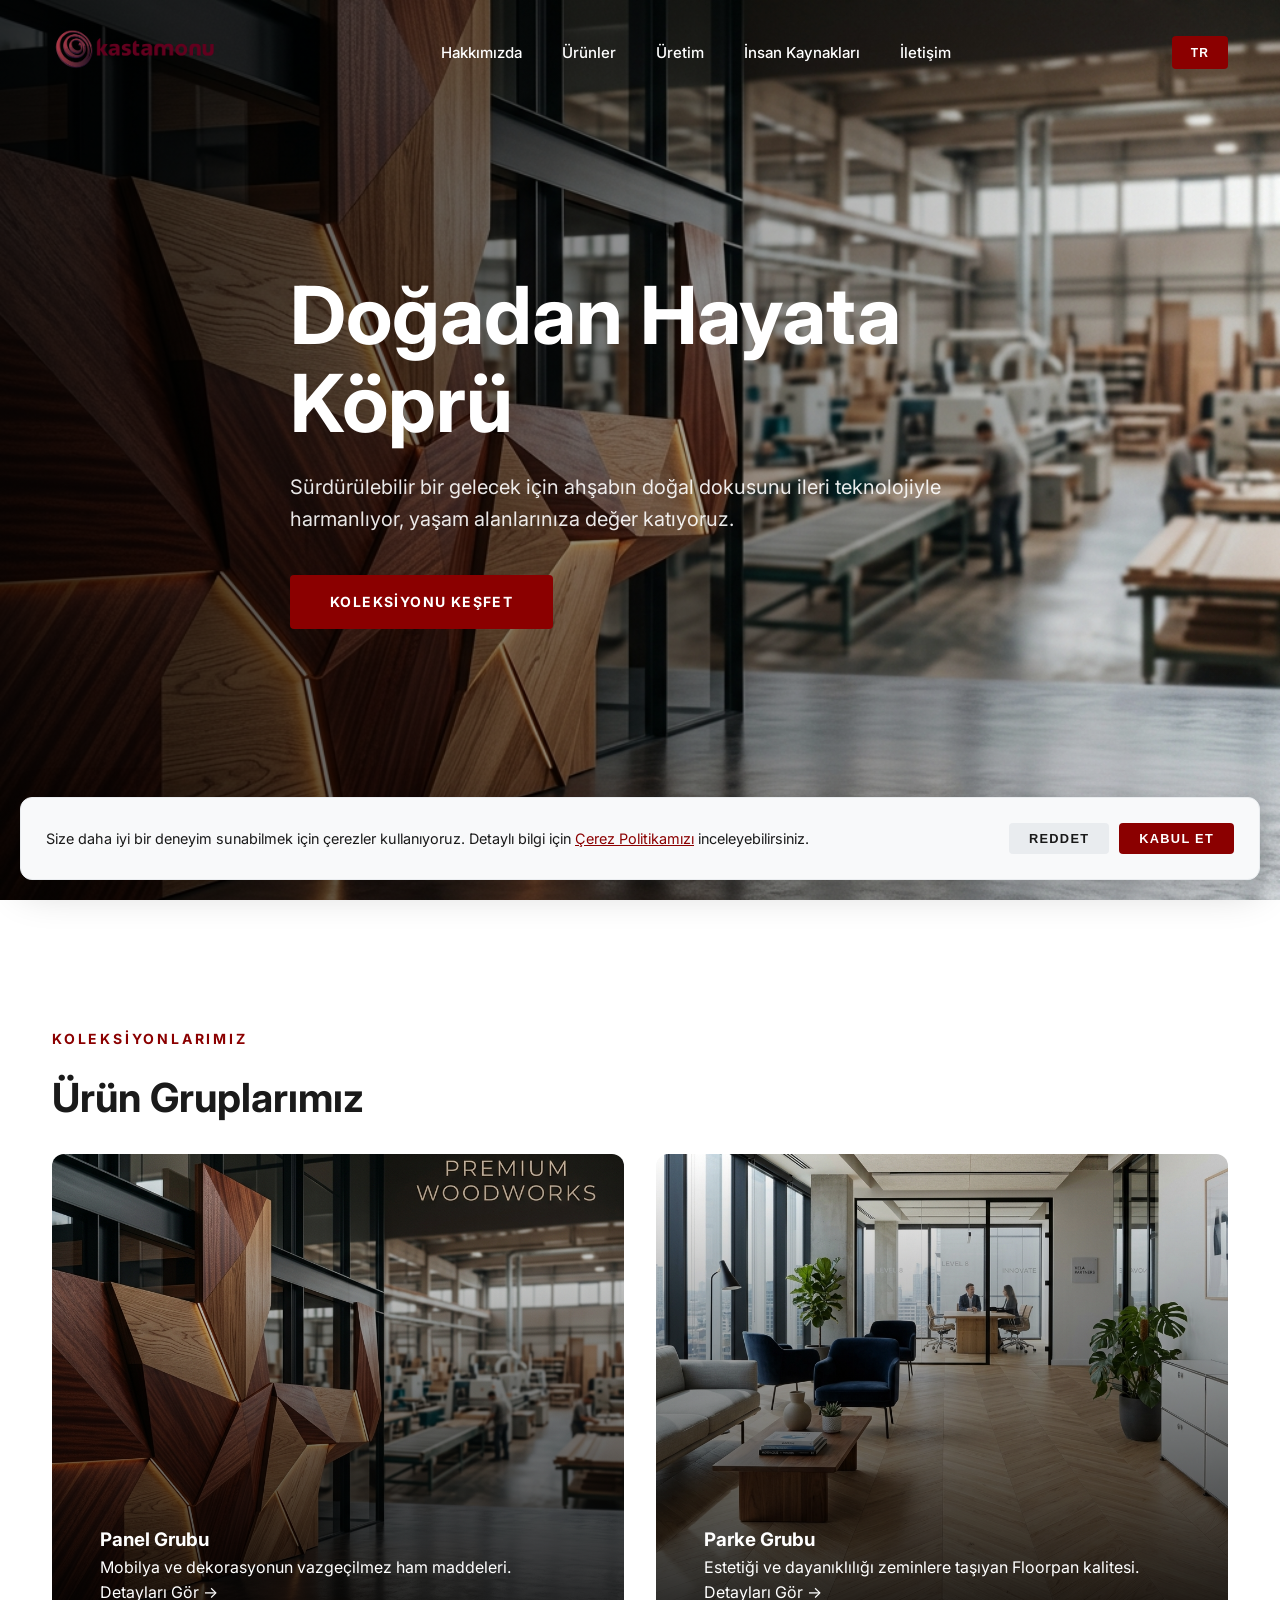
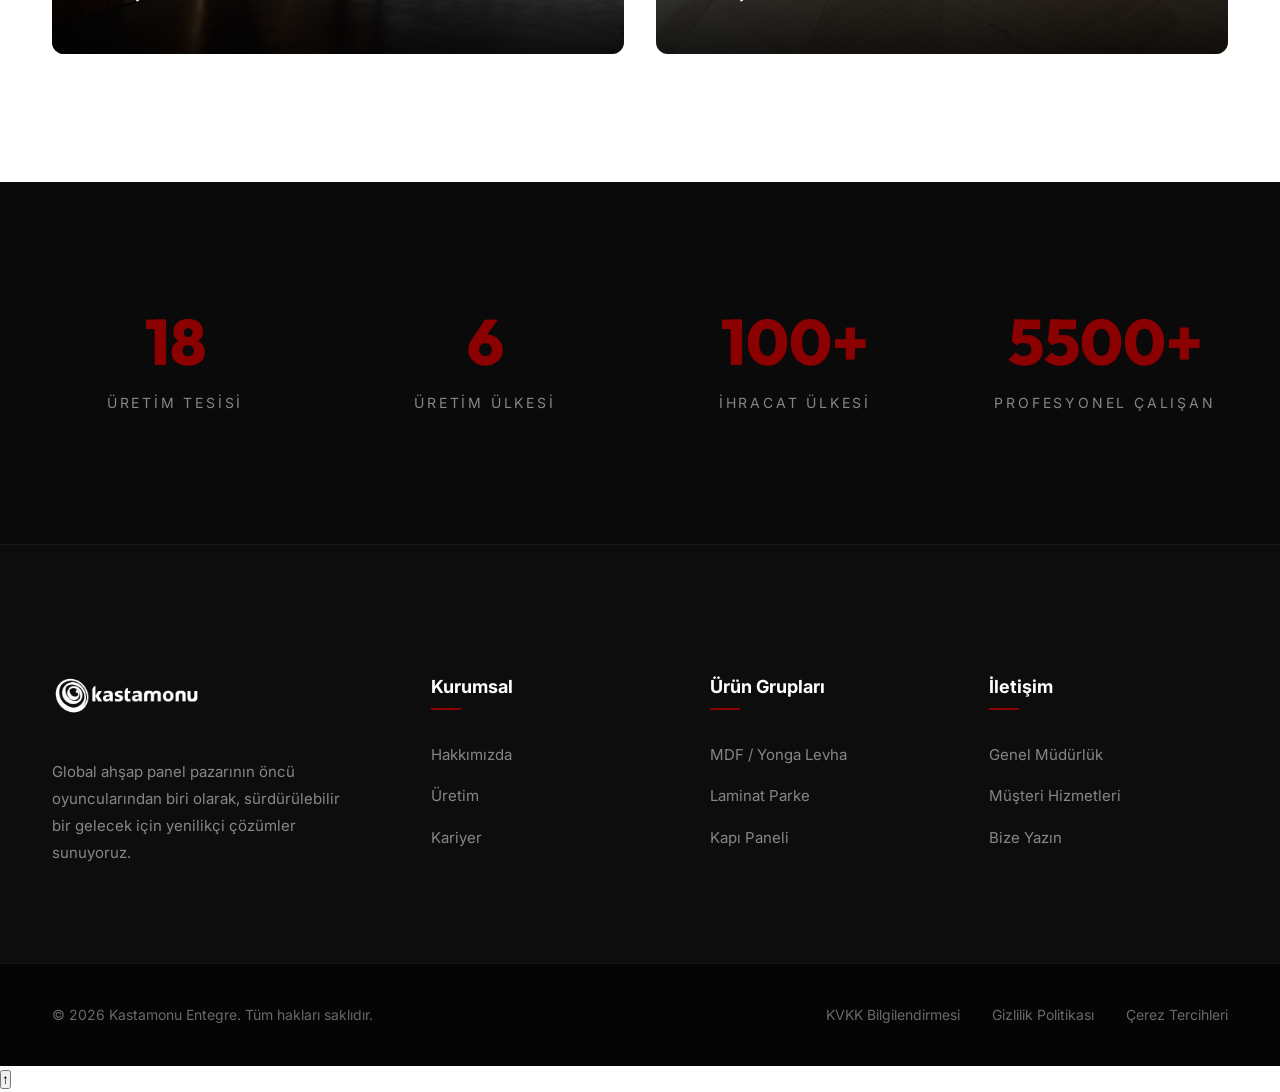
<file: index.html>
<!DOCTYPE html>
<html lang="tr">
<head>
    <meta charset="UTF-8">
    <meta name="viewport" content="width=device-width, initial-scale=1.0">
    <title>Kastamonu Entegre | Doğadan Hayata Köprü | Premium Ahşap Çözümleri</title>
    <link rel="icon" type="image/png" href="assets/images/entegre.png">
    
    <!-- SEO Optimization -->
    <meta name="description" content="MDF, yonga levha ve laminat parke üretiminde dünya lideri Kastamonu Entegre. Sürdürülebilir ahşap çözümleri ve estetik tasarımlar.">
    <meta name="keywords" content="mdf, yonga levha, parke, ahşap panel, laminat parke, kastamonu entegre">
    <meta property="og:title" content="Kastamonu Entegre | Doğadan Hayata Köprü">
    <meta property="og:image" content="assets/images/hero.png">
    
    <!-- Fonts -->
    <link rel="preconnect" href="https://fonts.googleapis.com">
    <link rel="preconnect" href="https://fonts.gstatic.com" crossorigin>
    <link href="https://fonts.googleapis.com/css2?family=Inter:wght@400;500;600;700&family=Outfit:wght@700&display=swap" rel="stylesheet">
    
    <!-- Styles -->
    <link rel="stylesheet" href="css/style.css">
</head>
<body>

    <!-- Header Component -->
    <header id="main-nav-header">
        <div class="container header-inner">
            <div class="logo">
                <a href="index.html" aria-label="Kastamonu Entegre Ana Sayfa">
                    <img src="assets/images/kastamonu.png" alt="Kastamonu Entegre Logo">
                </a>
            </div>
            
            <nav class="nav-menu" id="main-navigation">
                <div class="nav-item"><a href="hakkimizda.html" class="nav-link">Hakkımızda</a></div>
                <div class="nav-item">
                    <a href="urunler.html" class="nav-link">Ürünler</a>
                    <!-- Mega Menu Refined -->
                    <div class="mega-menu" id="mega-menu-products">
                        <div class="mega-menu-col">
                            <h4>Panel Grubu</h4>
                            <ul class="mega-menu-links">
                                <li><a href="mdf-yonga-levha.html">MDF / Yonga Levha</a></li>
                                <li><a href="dekoratif-panel.html">Dekoratif Panel</a></li>
                                <li><a href="kapi-paneli.html">Kapı Paneli</a></li>
                                <li><a href="laminat-tezgah.html">Laminant Tezgah</a></li>
                            </ul>
                        </div>
                        <div class="mega-menu-col">
                            <h4>Parke Grubu</h4>
                            <ul class="mega-menu-links">
                                <li><a href="floorpan.html">Floorpan Laminat Parke</a></li>
                                <li><a href="supurgelik.html">Süpürgelik</a></li>
                                <li><a href="doseme-talimatlari.html">Döşeme Talimatları</a></li>
                            </ul>
                        </div>
                        <div class="mega-menu-col">
                            <h4>Üretim Merkezi</h4>
                            <ul class="mega-menu-links">
                                <li><a href="tesislerimiz.html">Tesislerimiz</a></li>
                                <li><a href="teknoloji.html">Teknoloji</a></li>
                                <li><a href="kalite-politikasi.html">Kalite Politikası</a></li>
                            </ul>
                        </div>
                    </div>
                </div>
                <div class="nav-item"><a href="uretim.html" class="nav-link">Üretim</a></div>
                <div class="nav-item"><a href="insan-kaynaklari.html" class="nav-link">İnsan Kaynakları</a></div>
                <div class="nav-item"><a href="iletisim.html" class="nav-link">İletişim</a></div>
            </nav>
            
            <div class="header-actions">
                <button class="btn-lang" aria-label="Dil Seçimi">TR</button>
                <button class="mobile-toggle" id="mobile-nav-toggle" aria-label="Menüyü Aç">
                    <span></span><span></span><span></span>
                </button>
            </div>
        </div>
    </header>

    <main>
        <!-- Hero Section -->
        <section class="hero" id="home-hero" style="background: url('assets/images/hero.png') no-repeat center center/cover;">
            <div class="container">
                <div class="hero-content fade-in">
                    <h1>Doğadan Hayata Köprü</h1>
                    <p>Sürdürülebilir bir gelecek için ahşabın doğal dokusunu ileri teknolojiyle harmanlıyor, yaşam alanlarınıza değer katıyoruz.</p>
                    <div class="hero-btns">
                        <a href="urunler.html" class="btn">Koleksiyonu Keşfet</a>
                    </div>
                </div>
            </div>
        </section>

        <!-- Product Categories -->
        <section class="section-padding" id="product-overview">
            <div class="container">
                <div class="section-header fade-in">
                    <span class="sub-title">KOLEKSİYONLARIMIZ</span>
                    <h2>Ürün Gruplarımız</h2>
                </div>
                <div class="product-grid">
                    <article class="product-card fade-in">
                        <img src="assets/images/hero.png" alt="MDF Panel Uygulaması" loading="lazy">
                        <div class="product-info">
                            <h3>Panel Grubu</h3>
                            <p>Mobilya ve dekorasyonun vazgeçilmez ham maddeleri.</p>
                            <a href="mdf-yonga-levha.html" class="link-arrow">Detayları Gör →</a>
                        </div>
                    </article>
                    <article class="product-card fade-in">
                        <img src="assets/images/parquet.png" alt="Laminat Parke Uygulaması" loading="lazy">
                        <div class="product-info">
                            <h3>Parke Grubu</h3>
                            <p>Estetiği ve dayanıklılığı zeminlere taşıyan Floorpan kalitesi.</p>
                            <a href="floorpan.html" class="link-arrow">Detayları Gör →</a>
                        </div>
                    </article>
                </div>
            </div>
        </section>

        <!-- Stats Section -->
        <section class="stats-premium" id="corporate-stats">
            <div class="container">
                <div class="stats-grid">
                    <div class="stat-item fade-in">
                        <span class="stat-number">18</span>
                        <span class="stat-label">Üretim Tesisi</span>
                    </div>
                    <div class="stat-item fade-in">
                        <span class="stat-number">6</span>
                        <span class="stat-label">Üretim Ülkesi</span>
                    </div>
                    <div class="stat-item fade-in">
                        <span class="stat-number">100+</span>
                        <span class="stat-label">İhracat Ülkesi</span>
                    </div>
                    <div class="stat-item fade-in">
                        <span class="stat-number">5500+</span>
                        <span class="stat-label">Profesyonel Çalışan</span>
                    </div>
                </div>
            </div>
        </section>
    </main>

    <footer id="main-footer">
        <div class="container">
            <div class="footer-grid">
                <div class="footer-about">
                    <img src="assets/images/kastamonu.png" alt="Kastamonu Entegre" class="footer-logo">
                    <p>Global ahşap panel pazarının öncü oyuncularından biri olarak, sürdürülebilir bir gelecek için yenilikçi çözümler sunuyoruz.</p>
                </div>
                <div class="footer-nav">
                    <h4>Kurumsal</h4>
                    <ul class="footer-links">
                        <li><a href="hakkimizda.html">Hakkımızda</a></li>
                        <li><a href="uretim.html">Üretim</a></li>
                        <li><a href="insan-kaynaklari.html">Kariyer</a></li>
                    </ul>
                </div>
                <div class="footer-nav">
                    <h4>Ürün Grupları</h4>
                    <ul class="footer-links">
                        <li><a href="mdf-yonga-levha.html">MDF / Yonga Levha</a></li>
                        <li><a href="floorpan.html">Laminat Parke</a></li>
                        <li><a href="kapi-paneli.html">Kapı Paneli</a></li>
                    </ul>
                </div>
                <div class="footer-nav">
                    <h4>İletişim</h4>
                    <ul class="footer-links">
                        <li><a href="iletisim.html">Genel Müdürlük</a></li>
                        <li><a href="iletisim.html">Müşteri Hizmetleri</a></li>
                        <li><a href="iletisim.html">Bize Yazın</a></li>
                    </ul>
                </div>
            </div>
        </div>
        <div class="footer-bottom">
            <div class="container">
                <div class="footer-bottom-inner">
                    <p>&copy; 2026 Kastamonu Entegre. Tüm hakları saklıdır.</p>
                    <div class="legal-links">
                        <a href="kvkk.html">KVKK Bilgilendirmesi</a>
                        <a href="gizlilik-politikasi.html">Gizlilik Politikası</a>
                        <a href="cerez-tercihleri.html">Çerez Tercihleri</a>
                    </div>
                </div>
            </div>
        </div>
    </footer>

    <button id="scroll-to-top" class="back-to-top" aria-label="Yukarı Çık">↑</button>
    <script src="js/script.js"></script>
</body>
</html>
</file>
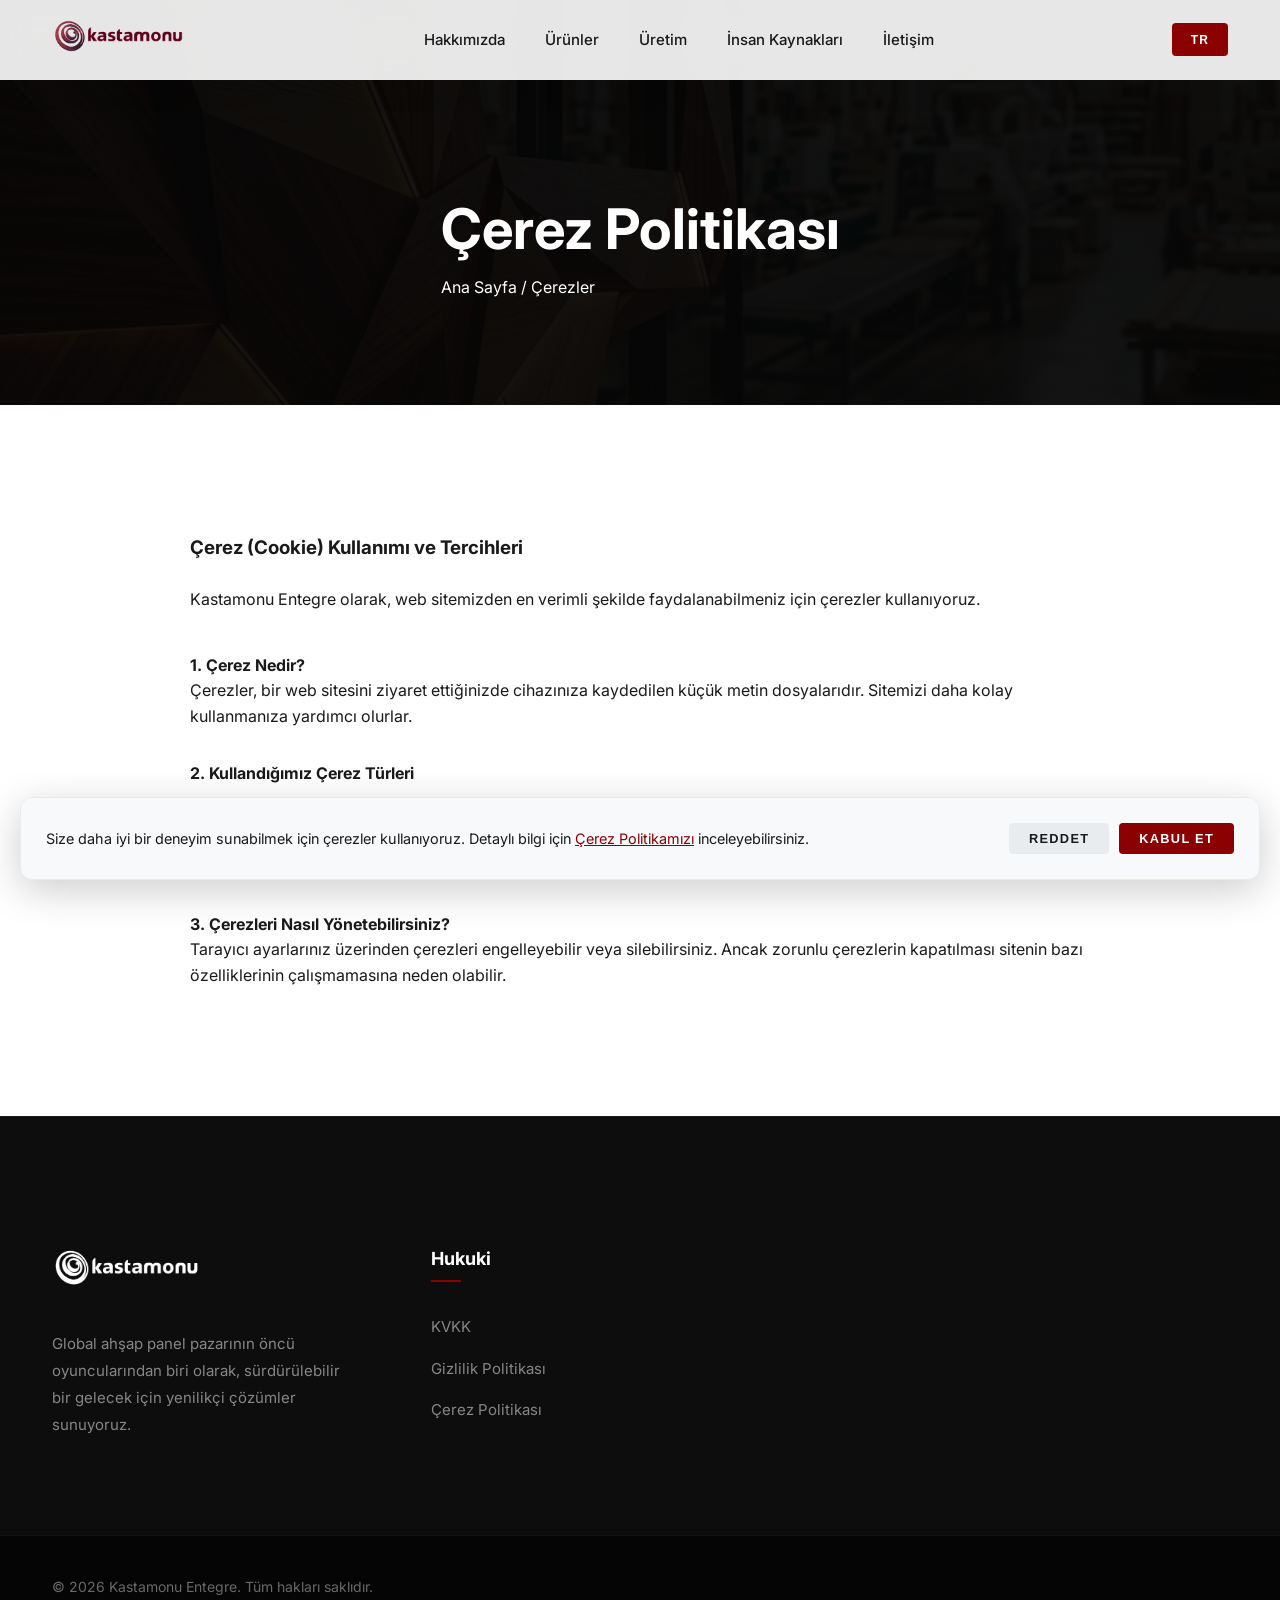
<file: cerez-tercihleri.html>
<!DOCTYPE html>
<html lang="tr">
<head>
    <meta charset="UTF-8">
    <meta name="viewport" content="width=device-width, initial-scale=1.0">
    <title>Çerez Politikası | Kastamonu Entegre</title>
    <link rel="icon" type="image/png" href="assets/images/entegre.png">
    <link rel="preconnect" href="https://fonts.googleapis.com">
    <link rel="preconnect" href="https://fonts.gstatic.com" crossorigin>
    <link href="https://fonts.googleapis.com/css2?family=Inter:wght@400;500;600;700&family=Outfit:wght@700&display=swap" rel="stylesheet">
    <link rel="stylesheet" href="css/style.css">
</head>
<body class="internal-page">

    <header id="main-nav-header" class="scrolled">
        <div class="container header-inner">
            <div class="logo">
                <a href="index.html"><img src="assets/images/kastamonu.png" alt="Kastamonu Entegre Logo"></a>
            </div>
            <nav class="nav-menu">
                <div class="nav-item"><a href="hakkimizda.html" class="nav-link">Hakkımızda</a></div>
                <div class="nav-item"><a href="urunler.html" class="nav-link">Ürünler</a></div>
                <div class="nav-item"><a href="uretim.html" class="nav-link">Üretim</a></div>
                <div class="nav-item"><a href="insan-kaynaklari.html" class="nav-link">İnsan Kaynakları</a></div>
                <div class="nav-item"><a href="iletisim.html" class="nav-link">İletişim</a></div>
            </nav>
            <div class="header-actions">
                <button class="btn-lang">TR</button>
            </div>
        </div>
    </header>

    <main>
        <section class="page-header">
            <div class="container">
                <div class="fade-in visible">
                    <h1>Çerez Politikası</h1>
                    <div class="breadcrumbs"><a href="index.html">Ana Sayfa</a> / <span>Çerezler</span></div>
                </div>
            </div>
        </section>

        <section class="section-padding">
            <div class="container">
                <div class="main-content fade-in" style="max-width: 900px; margin: 0 auto;">
                    <h3>Çerez (Cookie) Kullanımı ve Tercihleri</h3>
                    <p style="margin-top: 1.5rem;">Kastamonu Entegre olarak, web sitemizden en verimli şekilde faydalanabilmeniz için çerezler kullanıyoruz.</p>
                    
                    <h4 style="margin-top: 2.5rem;">1. Çerez Nedir?</h4>
                    <p>Çerezler, bir web sitesini ziyaret ettiğinizde cihazınıza kaydedilen küçük metin dosyalarıdır. Sitemizi daha kolay kullanmanıza yardımcı olurlar.</p>
                    
                    <h4 style="margin-top: 2rem;">2. Kullandığımız Çerez Türleri</h4>
                    <ul style="margin-top: 1rem; padding-left: 20px; list-style: disc;">
                        <li><strong>Zorunlu Çerezler:</strong> Sitenin temel işlevlerini yerine getirmesi için gereklidir.</li>
                        <li><strong>Performans Çerezleri:</strong> Ziyaretçi trafiğini analiz ederek sitemizi geliştirmemize yardımcı olur.</li>
                        <li><strong>Fonksiyonel Çerezler:</strong> Tercihlerinizi hatırlayarak kişiselleştirilmiş bir deneyim sunar.</li>
                    </ul>
                    
                    <h4 style="margin-top: 2rem;">3. Çerezleri Nasıl Yönetebilirsiniz?</h4>
                    <p>Tarayıcı ayarlarınız üzerinden çerezleri engelleyebilir veya silebilirsiniz. Ancak zorunlu çerezlerin kapatılması sitenin bazı özelliklerinin çalışmamasına neden olabilir.</p>
                </div>
            </div>
        </section>
    </main>

    <footer id="main-nav-footer">
        <div class="container">
            <div class="footer-grid">
                <div class="footer-about">
                    <img src="assets/images/kastamonu.png" alt="Kastamonu Entegre" class="footer-logo">
                    <p>Global ahşap panel pazarının öncü oyuncularından biri olarak, sürdürülebilir bir gelecek için yenilikçi çözümler sunuyoruz.</p>
                </div>
                <div class="footer-nav">
                    <h4>Hukuki</h4>
                    <ul class="footer-links">
                        <li><a href="kvkk.html">KVKK</a></li>
                        <li><a href="gizlilik-politikasi.html">Gizlilik Politikası</a></li>
                        <li><a href="cerez-tercihleri.html">Çerez Politikası</a></li>
                    </ul>
                </div>
            </div>
        </div>
        <div class="footer-bottom">
            <div class="container"><div class="footer-bottom-inner"><p>&copy; 2026 Kastamonu Entegre. Tüm hakları saklıdır.</p></div></div>
        </div>
    </footer>

    <script src="js/script.js"></script>
</body>
</html>
</file>
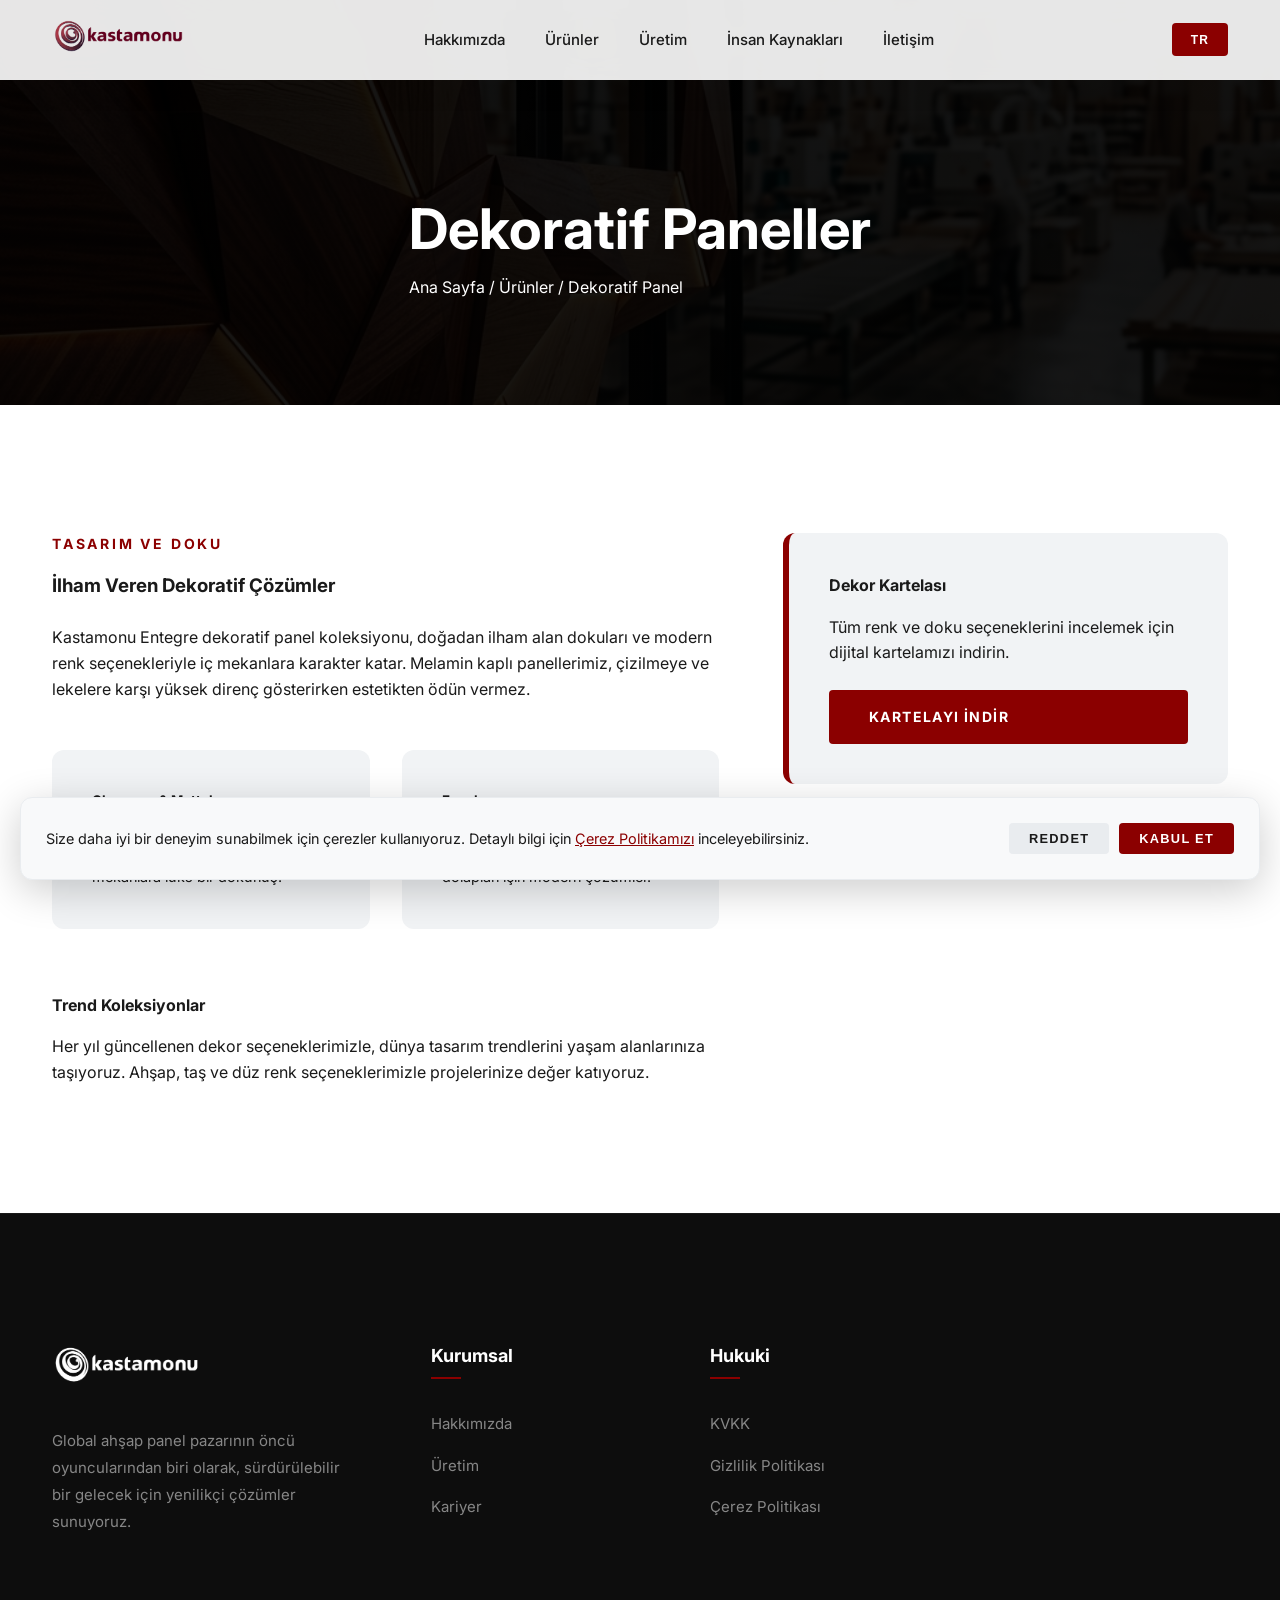
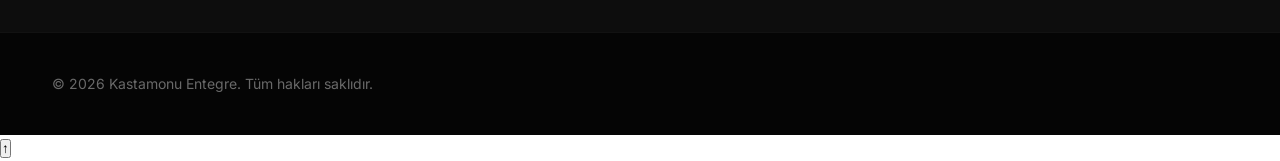
<file: dekoratif-panel.html>
<!DOCTYPE html>
<html lang="tr">
<head>
    <meta charset="UTF-8">
    <meta name="viewport" content="width=device-width, initial-scale=1.0">
    <title>Dekoratif Panel | Kastamonu Entegre | Estetik Yüzeyler</title>
    <link rel="icon" type="image/png" href="assets/images/entegre.png">
    <link rel="preconnect" href="https://fonts.googleapis.com">
    <link rel="preconnect" href="https://fonts.gstatic.com" crossorigin>
    <link href="https://fonts.googleapis.com/css2?family=Inter:wght@400;500;600;700&family=Outfit:wght@700&display=swap" rel="stylesheet">
    <link rel="stylesheet" href="css/style.css">
</head>
<body class="internal-page">

    <header id="main-nav-header" class="scrolled">
        <div class="container header-inner">
            <div class="logo">
                <a href="index.html"><img src="assets/images/kastamonu.png" alt="Kastamonu Entegre Logo"></a>
            </div>
            <nav class="nav-menu" id="main-navigation">
                <div class="nav-item"><a href="hakkimizda.html" class="nav-link">Hakkımızda</a></div>
                <div class="nav-item active"><a href="urunler.html" class="nav-link">Ürünler</a></div>
                <div class="nav-item"><a href="uretim.html" class="nav-link">Üretim</a></div>
                <div class="nav-item"><a href="insan-kaynaklari.html" class="nav-link">İnsan Kaynakları</a></div>
                <div class="nav-item"><a href="iletisim.html" class="nav-link">İletişim</a></div>
            </nav>
            <div class="header-actions">
                <button class="btn-lang">TR</button>
                <button class="mobile-toggle" id="mobile-nav-toggle"><span></span><span></span><span></span></button>
            </div>
        </div>
    </header>

    <main>
        <section class="page-header" style="background: linear-gradient(rgba(0,0,0,0.7), rgba(0,0,0,0.7)), url('assets/images/hero.png') no-repeat center center/cover;">
            <div class="container">
                <div class="fade-in visible">
                    <h1>Dekoratif Paneller</h1>
                    <div class="breadcrumbs"><a href="index.html">Ana Sayfa</a> / <a href="urunler.html">Ürünler</a> / <span>Dekoratif Panel</span></div>
                </div>
            </div>
        </section>

        <section class="section-padding">
            <div class="container">
                <div class="contact-grid">
                    <div class="main-content fade-in">
                        <span class="sub-title">TASARIM VE DOKU</span>
                        <h3>İlham Veren Dekoratif Çözümler</h3>
                        <p style="margin-top: 1.5rem;">Kastamonu Entegre dekoratif panel koleksiyonu, doğadan ilham alan dokuları ve modern renk seçenekleriyle iç mekanlara karakter katar. Melamin kaplı panellerimiz, çizilmeye ve lekelere karşı yüksek direnç gösterirken estetikten ödün vermez.</p>
                        
                        <div style="margin-top: 3rem; display: grid; grid-template-columns: 1fr 1fr; gap: 2rem;">
                            <div class="sidebar-box" style="border: none; background: var(--surface-200);">
                                <h5>Glossmax & Mattplus</h5>
                                <p style="font-size: 0.9rem; margin-top: 0.5rem;">Yüksek parlaklık ve ipeksi matlık sunan özel yüzey teknolojileriyle mekanlara lüks bir dokunuş.</p>
                            </div>
                            <div class="sidebar-box" style="border: none; background: var(--surface-200);">
                                <h5>Evogloss</h5>
                                <p style="font-size: 0.9rem; margin-top: 0.5rem;">Zengin desen çeşitliliği ve canlı renkleriyle mutfak ve banyo dolapları için modern çözümler.</p>
                            </div>
                        </div>

                        <h4 style="margin-top: 4rem;">Trend Koleksiyonlar</h4>
                        <p style="margin-top: 1rem;">Her yıl güncellenen dekor seçeneklerimizle, dünya tasarım trendlerini yaşam alanlarınıza taşıyoruz. Ahşap, taş ve düz renk seçeneklerimizle projelerinize değer katıyoruz.</p>
                    </div>
                    <aside class="sidebar fade-in">
                        <div class="sidebar-box">
                            <h4>Dekor Kartelası</h4>
                            <p style="margin-top: 1rem;">Tüm renk ve doku seçeneklerini incelemek için dijital kartelamızı indirin.</p>
                            <a href="#" class="btn" style="width: 100%; margin-top: 1.5rem; text-align: center;">KARTELAYI İNDİR</a>
                        </div>
                    </aside>
                </div>
            </div>
        </section>
    </main>
    <footer id="main-nav-footer">
        <div class="container">
            <div class="footer-grid">
                <div class="footer-about">
                    <img src="assets/images/kastamonu.png" alt="Kastamonu Entegre" class="footer-logo">
                    <p>Global ahşap panel pazarının öncü oyuncularından biri olarak, sürdürülebilir bir gelecek için yenilikçi çözümler sunuyoruz.</p>
                </div>
                <div class="footer-nav">
                    <h4>Kurumsal</h4>
                    <ul class="footer-links">
                        <li><a href="hakkimizda.html">Hakkımızda</a></li>
                        <li><a href="uretim.html">Üretim</a></li>
                        <li><a href="insan-kaynaklari.html">Kariyer</a></li>
                    </ul>
                </div>
                <div class="footer-nav">
                    <h4>Hukuki</h4>
                    <ul class="footer-links">
                        <li><a href="kvkk.html">KVKK</a></li>
                        <li><a href="gizlilik-politikasi.html">Gizlilik Politikası</a></li>
                        <li><a href="cerez-tercihleri.html">Çerez Politikası</a></li>
                    </ul>
                </div>
            </div>
        </div>
        <div class="footer-bottom">
            <div class="container">
                <div class="footer-bottom-inner">
                    <p>&copy; 2026 Kastamonu Entegre. Tüm hakları saklıdır.</p>
                </div>
            </div>
        </div>
    </footer>

    <button id="scroll-to-top" class="back-to-top">↑</button>
    <script src="js/script.js"></script>
</body>
</html>
</file>
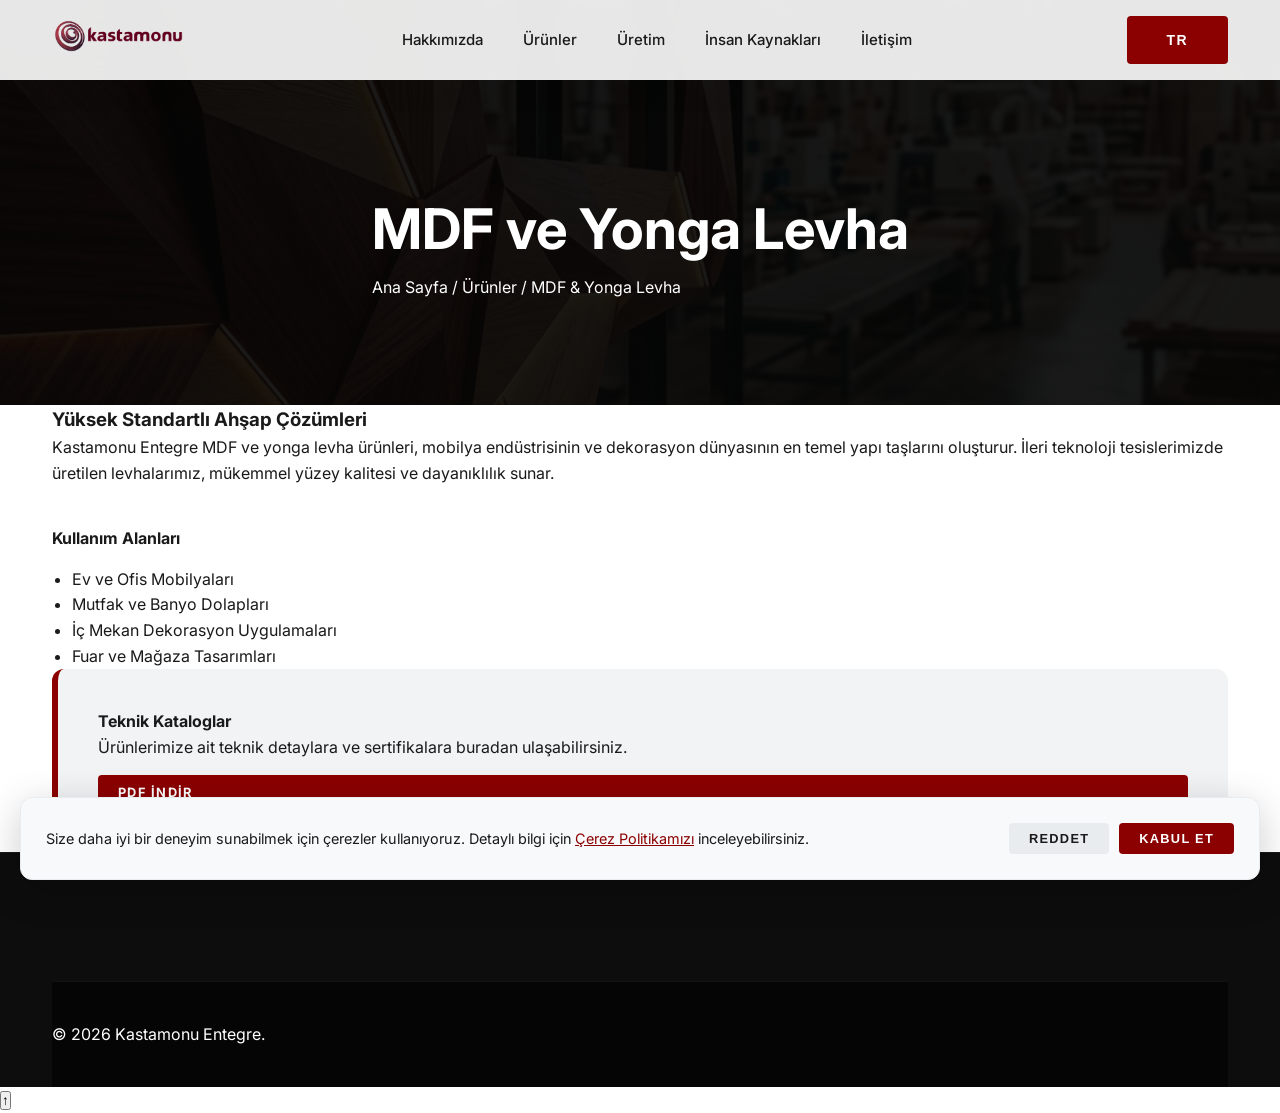
<file: doseme-talimatlari.html>
<!DOCTYPE html>
<html lang="tr">
<head>
    <meta charset="UTF-8">
    <meta name="viewport" content="width=device-width, initial-scale=1.0">
    <title>MDF ve Yonga Levha | Kastamonu Entegre</title>
    <link rel="icon" type="image/png" href="assets/images/entegre.png">
    <link rel="preconnect" href="https://fonts.googleapis.com">
    <link rel="preconnect" href="https://fonts.gstatic.com" crossorigin>
    <link href="https://fonts.googleapis.com/css2?family=Inter:wght@400;500;600&family=Outfit:wght@600;700&display=swap" rel="stylesheet">
    <link rel="stylesheet" href="css/style.css">
</head>
<body class="internal-page">

    <header id="main-header" class="scrolled">
        <div class="container header-inner">
            <div class="logo">
                <a href="index.html"><img src="assets/images/kastamonu.png" alt="Kastamonu Entegre"></a>
            </div>
            <nav class="nav-menu" id="nav-menu">
                <div class="nav-item"><a href="hakkimizda.html" class="nav-link">Hakkımızda</a></div>
                <div class="nav-item active"><a href="urunler.html" class="nav-link">Ürünler</a></div>
                <div class="nav-item"><a href="uretim.html" class="nav-link">Üretim</a></div>
                <div class="nav-item"><a href="insan-kaynaklari.html" class="nav-link">İnsan Kaynakları</a></div>
                <div class="nav-item"><a href="iletisim.html" class="nav-link">İletişim</a></div>
            </nav>
            <div class="header-actions">
                <button class="btn btn-outline">TR</button>
            </div>
        </div>
    </header>

    <main>
        <section class="page-header" style="background: linear-gradient(rgba(20,20,20,0.7), rgba(20,20,20,0.7)), url('assets/images/hero.png') no-repeat center center/cover;">
            <div class="container">
                <div class="fade-in visible">
                    <h1>MDF ve Yonga Levha</h1>
                    <div class="breadcrumbs"><a href="index.html">Ana Sayfa</a> / <a href="urunler.html">Ürünler</a> / <span>MDF & Yonga Levha</span></div>
                </div>
            </div>
        </section>

        <section class="content-section">
            <div class="container">
                <div class="content-grid">
                    <div class="main-content fade-in">
                        <h3>Yüksek Standartlı Ahşap Çözümleri</h3>
                        <p>Kastamonu Entegre MDF ve yonga levha ürünleri, mobilya endüstrisinin ve dekorasyon dünyasının en temel yapı taşlarını oluşturur. İleri teknoloji tesislerimizde üretilen levhalarımız, mükemmel yüzey kalitesi ve dayanıklılık sunar.</p>
                        
                        <h4 style="margin-top: 40px;">Kullanım Alanları</h4>
                        <ul style="list-style: disc; padding-left: 20px; margin-top: 15px;">
                            <li>Ev ve Ofis Mobilyaları</li>
                            <li>Mutfak ve Banyo Dolapları</li>
                            <li>İç Mekan Dekorasyon Uygulamaları</li>
                            <li>Fuar ve Mağaza Tasarımları</li>
                        </ul>
                    </div>
                    <aside class="sidebar fade-in">
                        <div class="sidebar-box">
                            <h4>Teknik Kataloglar</h4>
                            <p>Ürünlerimize ait teknik detaylara ve sertifikalara buradan ulaşabilirsiniz.</p>
                            <a href="#" class="btn btn-sm" style="margin-top: 15px; width: 100%; text-align: center;">PDF İndir</a>
                        </div>
                    </aside>
                </div>
            </div>
        </section>
    </main>

    <footer>
        <div class="container"><div class="footer-bottom"><p>&copy; 2026 Kastamonu Entegre.</p></div></div>
    </footer>

    <button id="back-to-top" class="back-to-top">↑</button>
    <script src="js/script.js"></script>
</body>
</html>
</file>
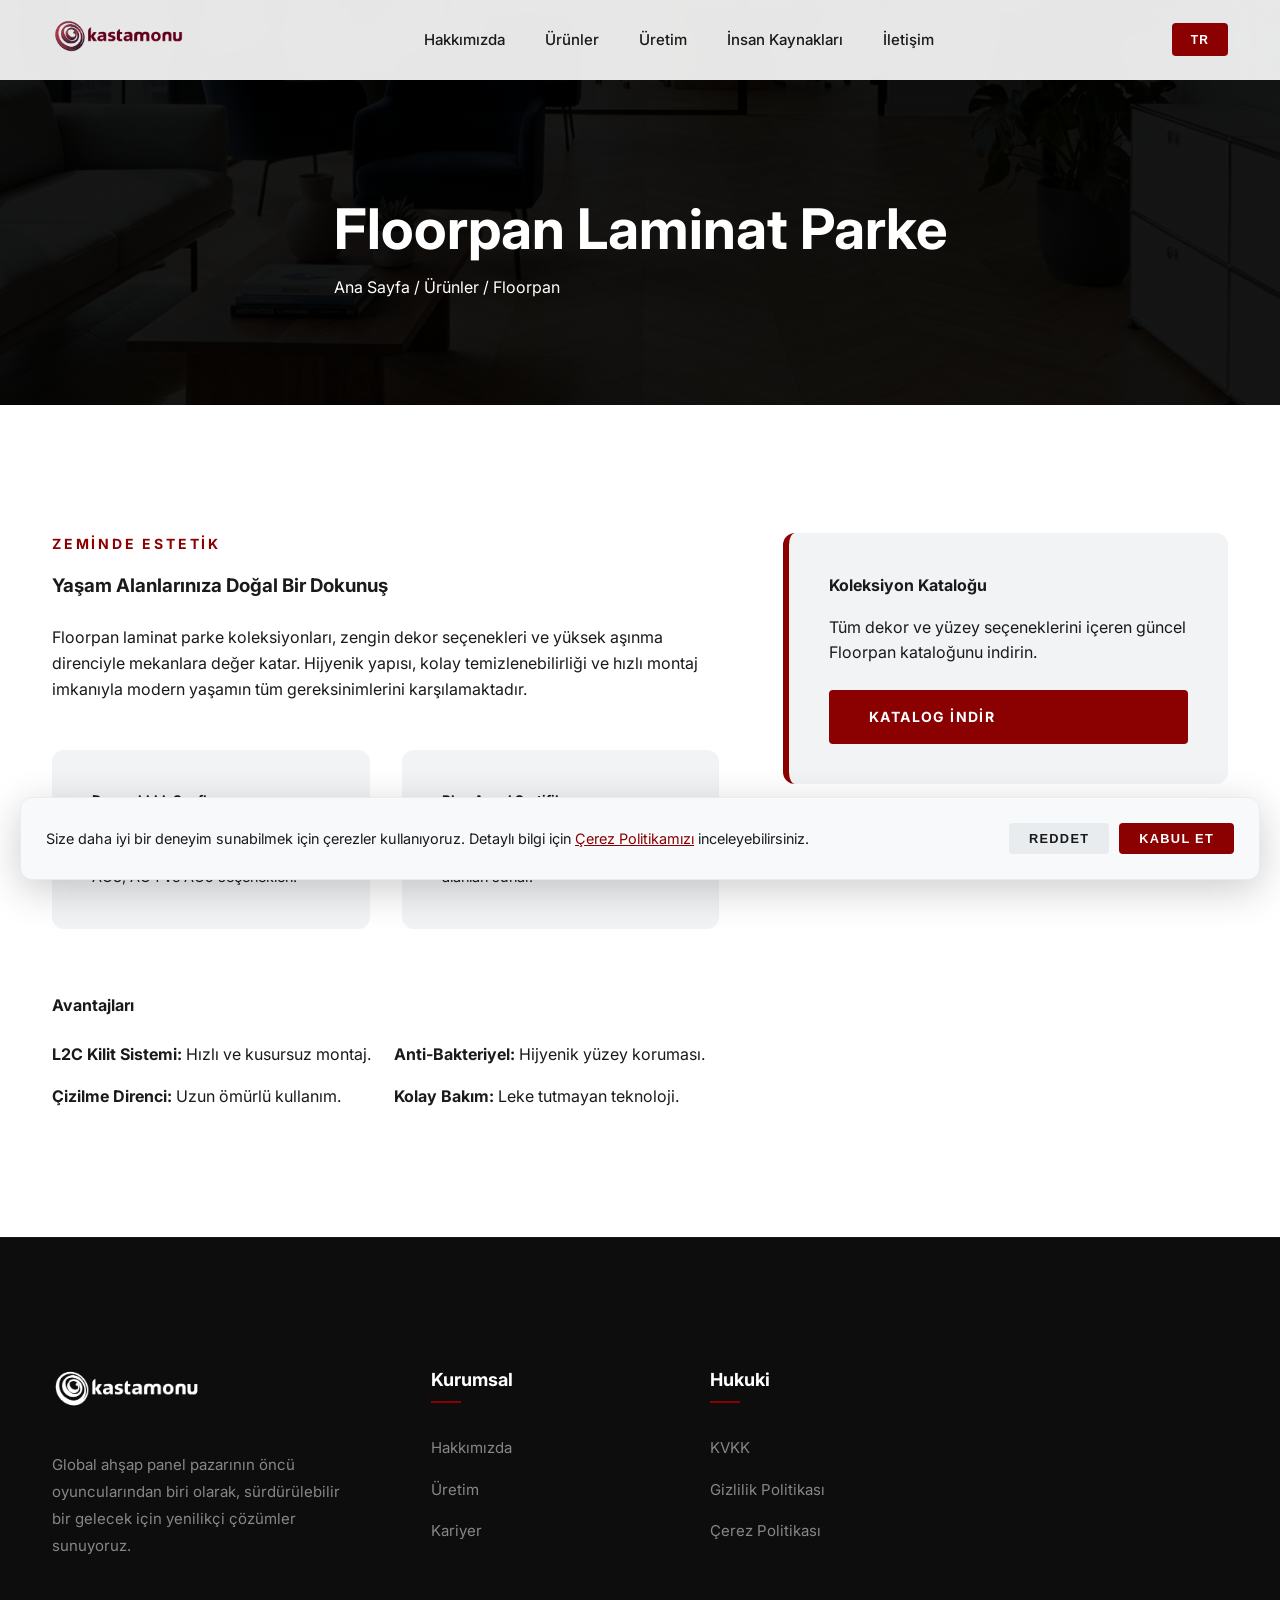
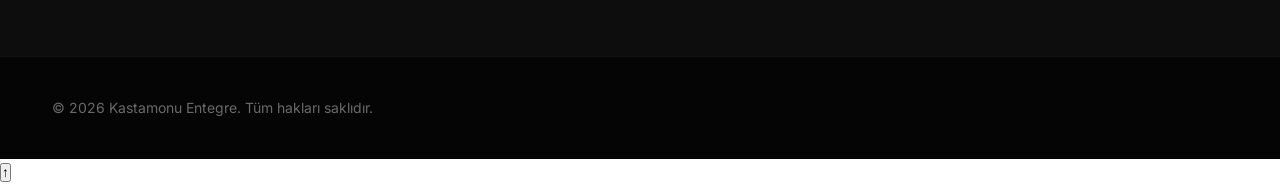
<file: floorpan.html>
<!DOCTYPE html>
<html lang="tr">
<head>
    <meta charset="UTF-8">
    <meta name="viewport" content="width=device-width, initial-scale=1.0">
    <title>Floorpan Laminat Parke | Kastamonu Entegre | Premium Zemin Çözümleri</title>
    <link rel="icon" type="image/png" href="assets/images/entegre.png">
    <link rel="preconnect" href="https://fonts.googleapis.com">
    <link rel="preconnect" href="https://fonts.gstatic.com" crossorigin>
    <link href="https://fonts.googleapis.com/css2?family=Inter:wght@400;500;600;700&family=Outfit:wght@700&display=swap" rel="stylesheet">
    <link rel="stylesheet" href="css/style.css">
</head>
<body class="internal-page">

    <header id="main-nav-header" class="scrolled">
        <div class="container header-inner">
            <div class="logo">
                <a href="index.html"><img src="assets/images/kastamonu.png" alt="Kastamonu Entegre Logo"></a>
            </div>
            <nav class="nav-menu" id="main-navigation">
                <div class="nav-item"><a href="hakkimizda.html" class="nav-link">Hakkımızda</a></div>
                <div class="nav-item active"><a href="urunler.html" class="nav-link">Ürünler</a></div>
                <div class="nav-item"><a href="uretim.html" class="nav-link">Üretim</a></div>
                <div class="nav-item"><a href="insan-kaynaklari.html" class="nav-link">İnsan Kaynakları</a></div>
                <div class="nav-item"><a href="iletisim.html" class="nav-link">İletişim</a></div>
            </nav>
            <div class="header-actions">
                <button class="btn-lang">TR</button>
                <button class="mobile-toggle" id="mobile-nav-toggle"><span></span><span></span><span></span></button>
            </div>
        </div>
    </header>

    <main>
        <section class="page-header" style="background: linear-gradient(rgba(0,0,0,0.7), rgba(0,0,0,0.7)), url('assets/images/parquet.png') no-repeat center center/cover;">
            <div class="container">
                <div class="fade-in visible">
                    <h1>Floorpan Laminat Parke</h1>
                    <div class="breadcrumbs"><a href="index.html">Ana Sayfa</a> / <a href="urunler.html">Ürünler</a> / <span>Floorpan</span></div>
                </div>
            </div>
        </section>

        <section class="section-padding">
            <div class="container">
                <div class="contact-grid">
                    <div class="main-content fade-in">
                        <span class="sub-title">ZEMİNDE ESTETİK</span>
                        <h3>Yaşam Alanlarınıza Doğal Bir Dokunuş</h3>
                        <p style="margin-top: 1.5rem;">Floorpan laminat parke koleksiyonları, zengin dekor seçenekleri ve yüksek aşınma direnciyle mekanlara değer katar. Hijyenik yapısı, kolay temizlenebilirliği ve hızlı montaj imkanıyla modern yaşamın tüm gereksinimlerini karşılamaktadır.</p>
                        
                        <div style="margin-top: 3rem; display: grid; grid-template-columns: 1fr 1fr; gap: 2rem;">
                            <div class="sidebar-box" style="border: none; background: var(--surface-200);">
                                <h5>Dayanıklılık Sınıfları</h5>
                                <p style="font-size: 0.9rem; margin-top: 0.5rem;">Konutlardan ticari mekanlara kadar her türlü trafik yoğunluğuna uygun AC3, AC4 ve AC5 seçenekleri.</p>
                            </div>
                            <div class="sidebar-box" style="border: none; background: var(--surface-200);">
                                <h5>Blue Angel Sertifikası</h5>
                                <p style="font-size: 0.9rem; margin-top: 0.5rem;">Çevreye duyarlı üretim ve düşük emisyon değerleriyle sağlıklı yaşam alanları sunar.</p>
                            </div>
                        </div>

                        <h4 style="margin-top: 4rem;">Avantajları</h4>
                        <ul style="margin-top: 1.5rem; display: grid; grid-template-columns: 1fr 1fr; gap: 1rem;">
                            <li><strong>L2C Kilit Sistemi:</strong> Hızlı ve kusursuz montaj.</li>
                            <li><strong>Anti-Bakteriyel:</strong> Hijyenik yüzey koruması.</li>
                            <li><strong>Çizilme Direnci:</strong> Uzun ömürlü kullanım.</li>
                            <li><strong>Kolay Bakım:</strong> Leke tutmayan teknoloji.</li>
                        </ul>
                    </div>
                    <aside class="sidebar fade-in">
                        <div class="sidebar-box">
                            <h4>Koleksiyon Kataloğu</h4>
                            <p style="margin-top: 1rem;">Tüm dekor ve yüzey seçeneklerini içeren güncel Floorpan kataloğunu indirin.</p>
                            <a href="#" class="btn" style="width: 100%; margin-top: 1.5rem; text-align: center;">KATALOG İNDİR</a>
                        </div>
                    </aside>
                </div>
            </div>
        </section>
    </main>
    <footer id="main-nav-footer">
        <div class="container">
            <div class="footer-grid">
                <div class="footer-about">
                    <img src="assets/images/kastamonu.png" alt="Kastamonu Entegre" class="footer-logo">
                    <p>Global ahşap panel pazarının öncü oyuncularından biri olarak, sürdürülebilir bir gelecek için yenilikçi çözümler sunuyoruz.</p>
                </div>
                <div class="footer-nav">
                    <h4>Kurumsal</h4>
                    <ul class="footer-links">
                        <li><a href="hakkimizda.html">Hakkımızda</a></li>
                        <li><a href="uretim.html">Üretim</a></li>
                        <li><a href="insan-kaynaklari.html">Kariyer</a></li>
                    </ul>
                </div>
                <div class="footer-nav">
                    <h4>Hukuki</h4>
                    <ul class="footer-links">
                        <li><a href="kvkk.html">KVKK</a></li>
                        <li><a href="gizlilik-politikasi.html">Gizlilik Politikası</a></li>
                        <li><a href="cerez-tercihleri.html">Çerez Politikası</a></li>
                    </ul>
                </div>
            </div>
        </div>
        <div class="footer-bottom">
            <div class="container">
                <div class="footer-bottom-inner">
                    <p>&copy; 2026 Kastamonu Entegre. Tüm hakları saklıdır.</p>
                </div>
            </div>
        </div>
    </footer>

    <button id="scroll-to-top" class="back-to-top">↑</button>
    <script src="js/script.js"></script>
</body>
</html>
</file>
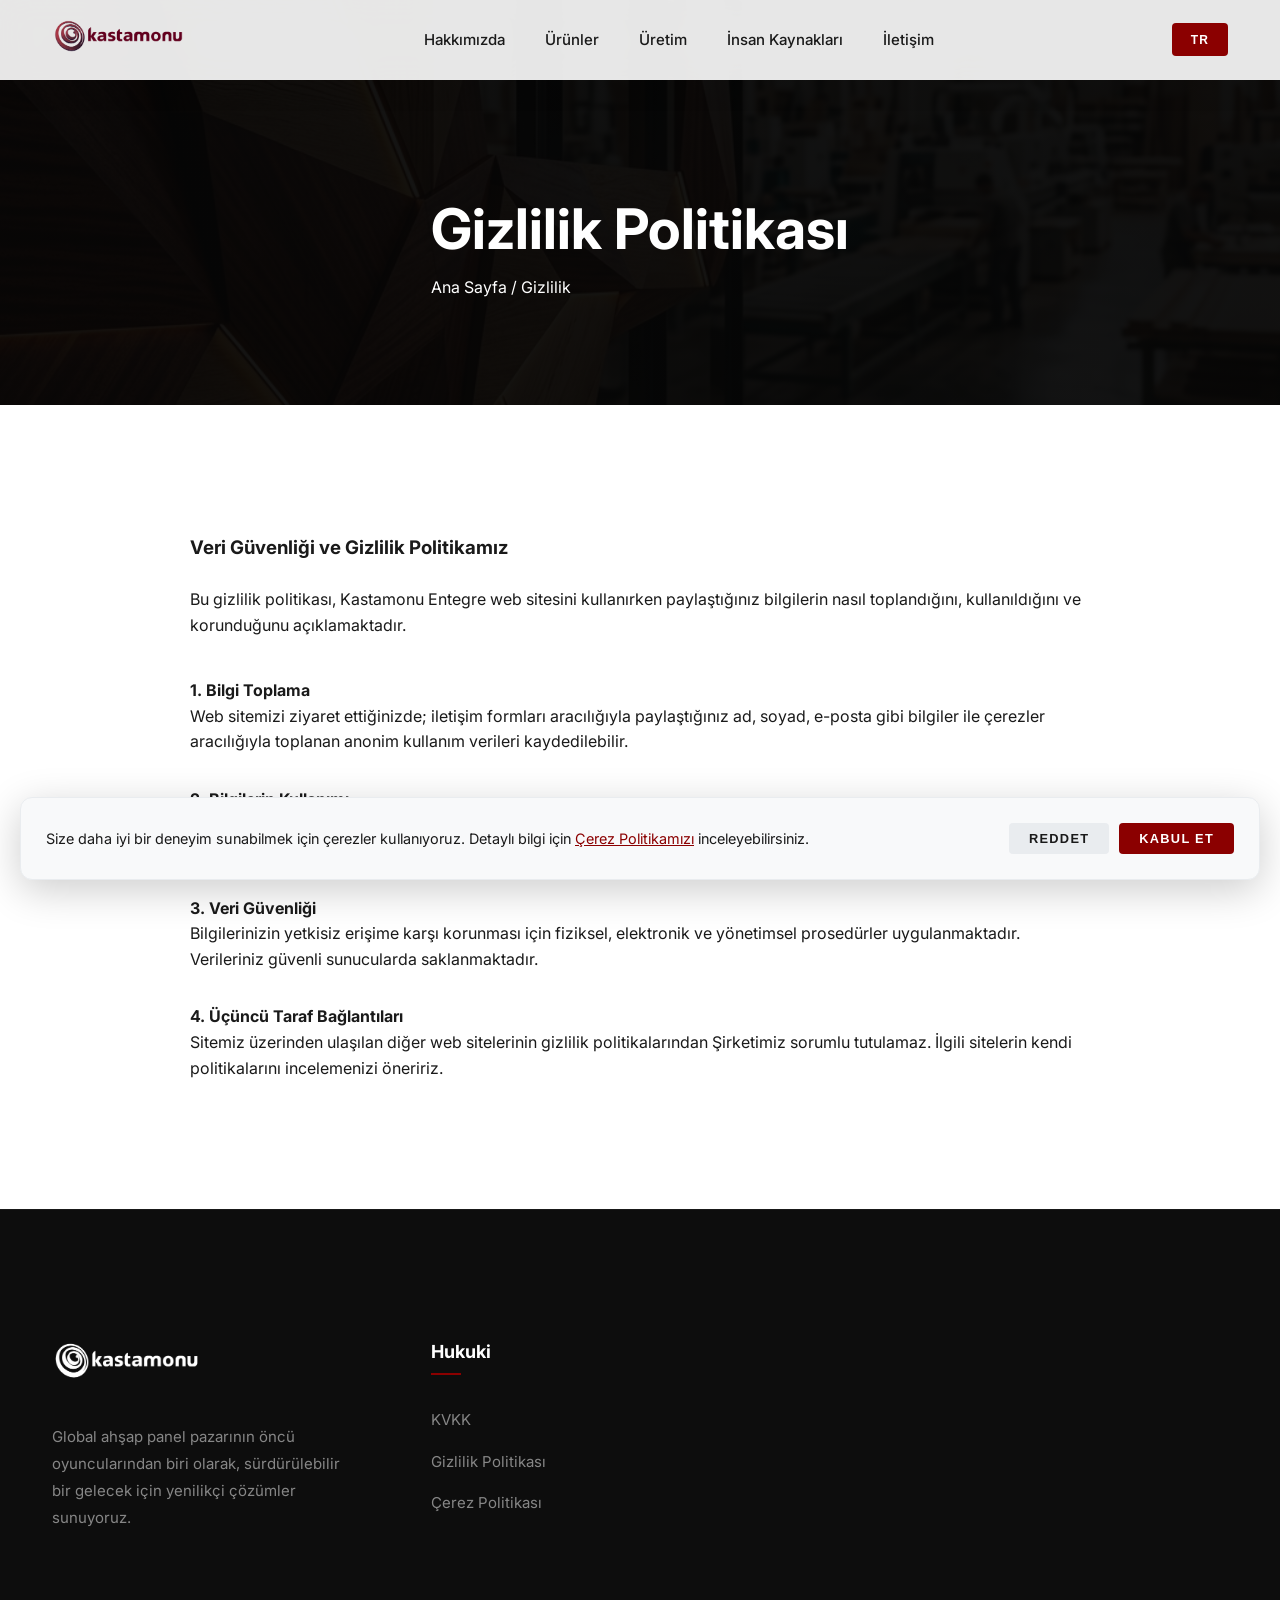
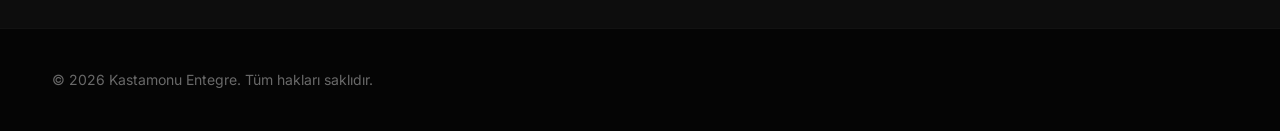
<file: gizlilik-politikasi.html>
<!DOCTYPE html>
<html lang="tr">
<head>
    <meta charset="UTF-8">
    <meta name="viewport" content="width=device-width, initial-scale=1.0">
    <title>Gizlilik Politikası | Kastamonu Entegre</title>
    <link rel="icon" type="image/png" href="assets/images/entegre.png">
    <link rel="preconnect" href="https://fonts.googleapis.com">
    <link rel="preconnect" href="https://fonts.gstatic.com" crossorigin>
    <link href="https://fonts.googleapis.com/css2?family=Inter:wght@400;500;600;700&family=Outfit:wght@700&display=swap" rel="stylesheet">
    <link rel="stylesheet" href="css/style.css">
</head>
<body class="internal-page">

    <header id="main-nav-header" class="scrolled">
        <div class="container header-inner">
            <div class="logo">
                <a href="index.html"><img src="assets/images/kastamonu.png" alt="Kastamonu Entegre Logo"></a>
            </div>
            <nav class="nav-menu">
                <div class="nav-item"><a href="hakkimizda.html" class="nav-link">Hakkımızda</a></div>
                <div class="nav-item"><a href="urunler.html" class="nav-link">Ürünler</a></div>
                <div class="nav-item"><a href="uretim.html" class="nav-link">Üretim</a></div>
                <div class="nav-item"><a href="insan-kaynaklari.html" class="nav-link">İnsan Kaynakları</a></div>
                <div class="nav-item"><a href="iletisim.html" class="nav-link">İletişim</a></div>
            </nav>
            <div class="header-actions">
                <button class="btn-lang">TR</button>
            </div>
        </div>
    </header>

    <main>
        <section class="page-header">
            <div class="container">
                <div class="fade-in visible">
                    <h1>Gizlilik Politikası</h1>
                    <div class="breadcrumbs"><a href="index.html">Ana Sayfa</a> / <span>Gizlilik</span></div>
                </div>
            </div>
        </section>

        <section class="section-padding">
            <div class="container">
                <div class="main-content fade-in" style="max-width: 900px; margin: 0 auto;">
                    <h3>Veri Güvenliği ve Gizlilik Politikamız</h3>
                    <p style="margin-top: 1.5rem;">Bu gizlilik politikası, Kastamonu Entegre web sitesini kullanırken paylaştığınız bilgilerin nasıl toplandığını, kullanıldığını ve korunduğunu açıklamaktadır.</p>
                    
                    <h4 style="margin-top: 2.5rem;">1. Bilgi Toplama</h4>
                    <p>Web sitemizi ziyaret ettiğinizde; iletişim formları aracılığıyla paylaştığınız ad, soyad, e-posta gibi bilgiler ile çerezler aracılığıyla toplanan anonim kullanım verileri kaydedilebilir.</p>
                    
                    <h4 style="margin-top: 2rem;">2. Bilgilerin Kullanımı</h4>
                    <p>Toplanan bilgiler; hizmet kalitemizi artırmak, taleplerinize yanıt vermek ve yasal yükümlülüklerimizi yerine getirmek amacıyla kullanılır.</p>
                    
                    <h4 style="margin-top: 2rem;">3. Veri Güvenliği</h4>
                    <p>Bilgilerinizin yetkisiz erişime karşı korunması için fiziksel, elektronik ve yönetimsel prosedürler uygulanmaktadır. Verileriniz güvenli sunucularda saklanmaktadır.</p>
                    
                    <h4 style="margin-top: 2rem;">4. Üçüncü Taraf Bağlantıları</h4>
                    <p>Sitemiz üzerinden ulaşılan diğer web sitelerinin gizlilik politikalarından Şirketimiz sorumlu tutulamaz. İlgili sitelerin kendi politikalarını incelemenizi öneririz.</p>
                </div>
            </div>
        </section>
    </main>

    <footer id="main-nav-footer">
        <div class="container">
            <div class="footer-grid">
                <div class="footer-about">
                    <img src="assets/images/kastamonu.png" alt="Kastamonu Entegre" class="footer-logo">
                    <p>Global ahşap panel pazarının öncü oyuncularından biri olarak, sürdürülebilir bir gelecek için yenilikçi çözümler sunuyoruz.</p>
                </div>
                <div class="footer-nav">
                    <h4>Hukuki</h4>
                    <ul class="footer-links">
                        <li><a href="kvkk.html">KVKK</a></li>
                        <li><a href="gizlilik-politikasi.html">Gizlilik Politikası</a></li>
                        <li><a href="cerez-tercihleri.html">Çerez Politikası</a></li>
                    </ul>
                </div>
            </div>
        </div>
        <div class="footer-bottom">
            <div class="container"><div class="footer-bottom-inner"><p>&copy; 2026 Kastamonu Entegre. Tüm hakları saklıdır.</p></div></div>
        </div>
    </footer>

    <script src="js/script.js"></script>
</body>
</html>
</file>
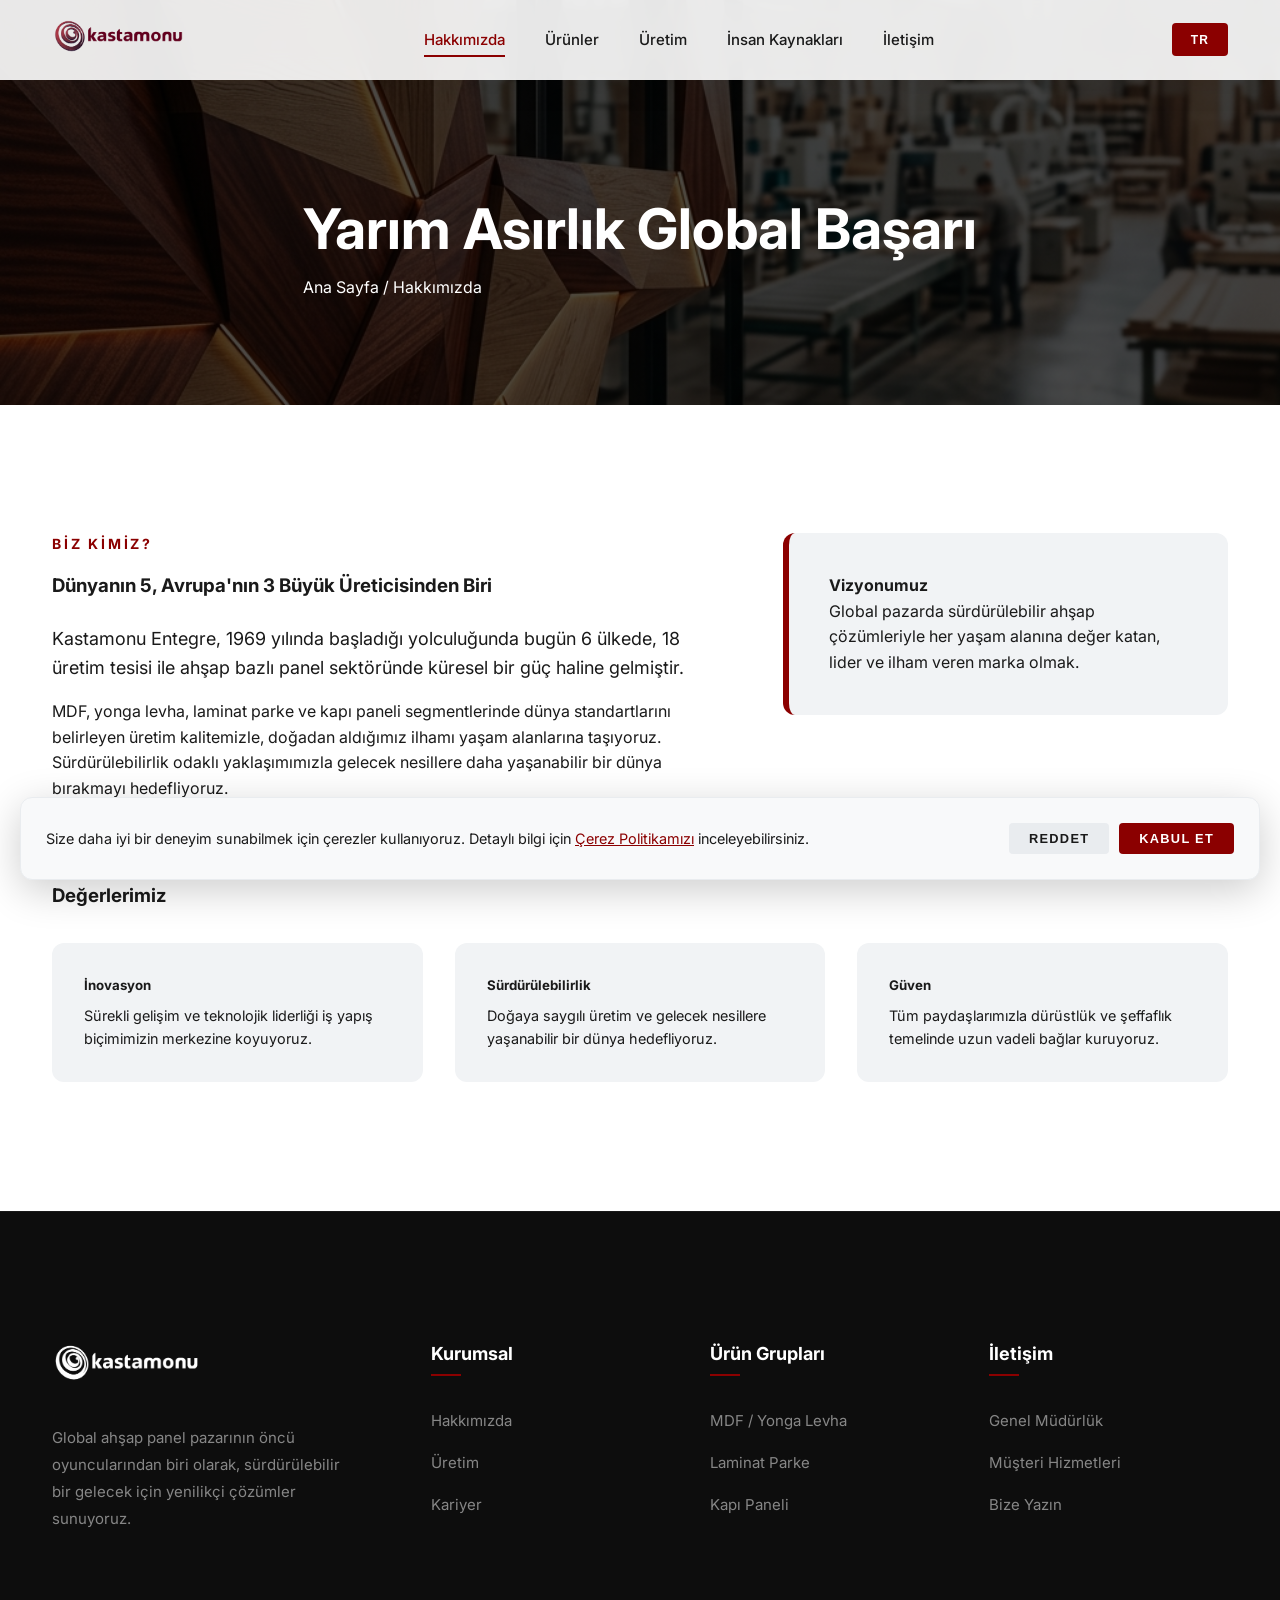
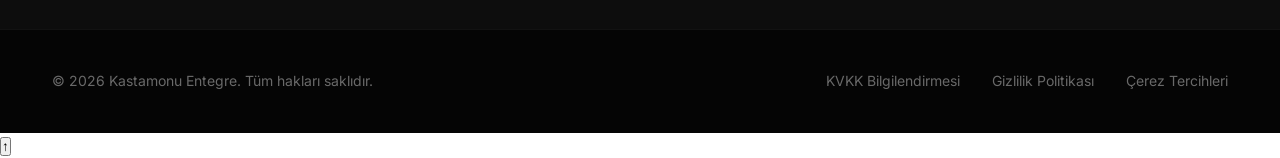
<file: hakkimizda.html>
<!DOCTYPE html>
<html lang="tr">
<head>
    <meta charset="UTF-8">
    <meta name="viewport" content="width=device-width, initial-scale=1.0">
    <title>Hakkımızda | Kastamonu Entegre | Global Ahşap Panel Lideri</title>
    <link rel="icon" type="image/png" href="assets/images/entegre.png">
    <meta name="description" content="Yarım asrı aşkın tecrübesiyle ahşap bazlı panel sektöründe dünyanın en büyük oyuncularından biri olan Kastamonu Entegre'yi yakından tanıyın.">
    <link rel="preconnect" href="https://fonts.googleapis.com">
    <link rel="preconnect" href="https://fonts.gstatic.com" crossorigin>
    <link href="https://fonts.googleapis.com/css2?family=Inter:wght@400;500;600;700&family=Outfit:wght@700&display=swap" rel="stylesheet">
    <link rel="stylesheet" href="css/style.css">
</head>
<body class="internal-page">

    <header id="main-nav-header" class="scrolled">
        <div class="container header-inner">
            <div class="logo">
                <a href="index.html"><img src="assets/images/kastamonu.png" alt="Kastamonu Entegre Logo"></a>
            </div>
            <nav class="nav-menu">
                <div class="nav-item active"><a href="hakkimizda.html" class="nav-link">Hakkımızda</a></div>
                <div class="nav-item">
                    <a href="urunler.html" class="nav-link">Ürünler</a>
                    <div class="mega-menu">
                        <div class="mega-menu-col">
                            <h4>Panel Grubu</h4>
                            <ul class="mega-menu-links">
                                <li><a href="mdf-yonga-levha.html">MDF / Yonga Levha</a></li>
                                <li><a href="dekoratif-panel.html">Dekoratif Panel</a></li>
                                <li><a href="kapi-paneli.html">Kapı Paneli</a></li>
                                <li><a href="laminat-tezgah.html">Laminant Tezgah</a></li>
                            </ul>
                        </div>
                        <div class="mega-menu-col">
                            <h4>Parke Grubu</h4>
                            <ul class="mega-menu-links">
                                <li><a href="floorpan.html">Floorpan Laminat Parke</a></li>
                                <li><a href="supurgelik.html">Süpürgelik</a></li>
                                <li><a href="doseme-talimatlari.html">Döşeme Talimatları</a></li>
                            </ul>
                        </div>
                        <div class="mega-menu-col">
                            <h4>Üretim</h4>
                            <ul class="mega-menu-links">
                                <li><a href="tesislerimiz.html">Tesislerimiz</a></li>
                                <li><a href="teknoloji.html">Teknoloji</a></li>
                                <li><a href="kalite-politikasi.html">Kalite Politikası</a></li>
                            </ul>
                        </div>
                    </div>
                </div>
                <div class="nav-item"><a href="uretim.html" class="nav-link">Üretim</a></div>
                <div class="nav-item"><a href="insan-kaynaklari.html" class="nav-link">İnsan Kaynakları</a></div>
                <div class="nav-item"><a href="iletisim.html" class="nav-link">İletişim</a></div>
            </nav>
            <div class="header-actions">
                <button class="btn-lang">TR</button>
                <button class="mobile-toggle"><span></span><span></span><span></span></button>
            </div>
        </div>
    </header>

    <main>
        <section class="page-header" style="background: url('assets/images/hero.png') no-repeat center center/cover;">
            <div class="container">
                <div class="fade-in visible">
                    <h1>Yarım Asırlık Global Başarı</h1>
                    <div class="breadcrumbs"><a href="index.html">Ana Sayfa</a> / <span>Hakkımızda</span></div>
                </div>
            </div>
        </section>

        <section class="section-padding">
            <div class="container">
                <div class="contact-grid">
                    <div class="main-content fade-in">
                        <span class="sub-title">BİZ KİMİZ?</span>
                        <h3>Dünyanın 5, Avrupa'nın 3 Büyük Üreticisinden Biri</h3>
                        <p style="margin-top: 1.5rem; font-size: 1.125rem;">Kastamonu Entegre, 1969 yılında başladığı yolculuğunda bugün 6 ülkede, 18 üretim tesisi ile ahşap bazlı panel sektöründe küresel bir güç haline gelmiştir.</p>
                        <p style="margin-top: 1rem;">MDF, yonga levha, laminat parke ve kapı paneli segmentlerinde dünya standartlarını belirleyen üretim kalitemizle, doğadan aldığımız ilhamı yaşam alanlarına taşıyoruz. Sürdürülebilirlik odaklı yaklaşımımızla gelecek nesillere daha yaşanabilir bir dünya bırakmayı hedefliyoruz.</p>
                    </div>
                    <aside class="sidebar fade-in">
                        <div class="sidebar-box">
                            <h4>Vizyonumuz</h4>
                            <p>Global pazarda sürdürülebilir ahşap çözümleriyle her yaşam alanına değer katan, lider ve ilham veren marka olmak.</p>
                        </div>
                    </aside>
                </div>

                <div style="margin-top: 5rem;" class="fade-in">
                    <h3>Değerlerimiz</h3>
                    <div style="display: grid; grid-template-columns: repeat(auto-fit, minmax(200px, 1fr)); gap: 2rem; margin-top: 2rem;">
                        <div class="sidebar-box" style="border: none; background: var(--surface-200); padding: 2rem;">
                            <h5>İnovasyon</h5>
                            <p style="font-size: 0.9rem; margin-top: 0.5rem;">Sürekli gelişim ve teknolojik liderliği iş yapış biçimimizin merkezine koyuyoruz.</p>
                        </div>
                        <div class="sidebar-box" style="border: none; background: var(--surface-200); padding: 2rem;">
                            <h5>Sürdürülebilirlik</h5>
                            <p style="font-size: 0.9rem; margin-top: 0.5rem;">Doğaya saygılı üretim ve gelecek nesillere yaşanabilir bir dünya hedefliyoruz.</p>
                        </div>
                        <div class="sidebar-box" style="border: none; background: var(--surface-200); padding: 2rem;">
                            <h5>Güven</h5>
                            <p style="font-size: 0.9rem; margin-top: 0.5rem;">Tüm paydaşlarımızla dürüstlük ve şeffaflık temelinde uzun vadeli bağlar kuruyoruz.</p>
                        </div>
                    </div>
                </div>
            </div>
        </section>
    </main>

    <footer id="main-footer">
        <div class="container">
            <div class="footer-grid">
                <div class="footer-about">
                    <img src="assets/images/kastamonu.png" alt="Kastamonu Entegre" class="footer-logo">
                    <p>Global ahşap panel pazarının öncü oyuncularından biri olarak, sürdürülebilir bir gelecek için yenilikçi çözümler sunuyoruz.</p>
                </div>
                <div class="footer-nav">
                    <h4>Kurumsal</h4>
                    <ul class="footer-links">
                        <li><a href="hakkimizda.html">Hakkımızda</a></li>
                        <li><a href="uretim.html">Üretim</a></li>
                        <li><a href="insan-kaynaklari.html">Kariyer</a></li>
                    </ul>
                </div>
                <div class="footer-nav">
                    <h4>Ürün Grupları</h4>
                    <ul class="footer-links">
                        <li><a href="mdf-yonga-levha.html">MDF / Yonga Levha</a></li>
                        <li><a href="floorpan.html">Laminat Parke</a></li>
                        <li><a href="kapi-paneli.html">Kapı Paneli</a></li>
                    </ul>
                </div>
                <div class="footer-nav">
                    <h4>İletişim</h4>
                    <ul class="footer-links">
                        <li><a href="iletisim.html">Genel Müdürlük</a></li>
                        <li><a href="iletisim.html">Müşteri Hizmetleri</a></li>
                        <li><a href="iletisim.html">Bize Yazın</a></li>
                    </ul>
                </div>
            </div>
        </div>
        <div class="footer-bottom">
            <div class="container">
                <div class="footer-bottom-inner">
                    <p>&copy; 2026 Kastamonu Entegre. Tüm hakları saklıdır.</p>
                    <div class="legal-links">
                        <a href="kvkk.html">KVKK Bilgilendirmesi</a>
                        <a href="gizlilik-politikasi.html">Gizlilik Politikası</a>
                        <a href="cerez-tercihleri.html">Çerez Tercihleri</a>
                    </div>
                </div>
            </div>
        </div>
    </footer>

    <button id="scroll-to-top" class="back-to-top">↑</button>
    <script src="js/script.js"></script>
</body>
</html>
</file>
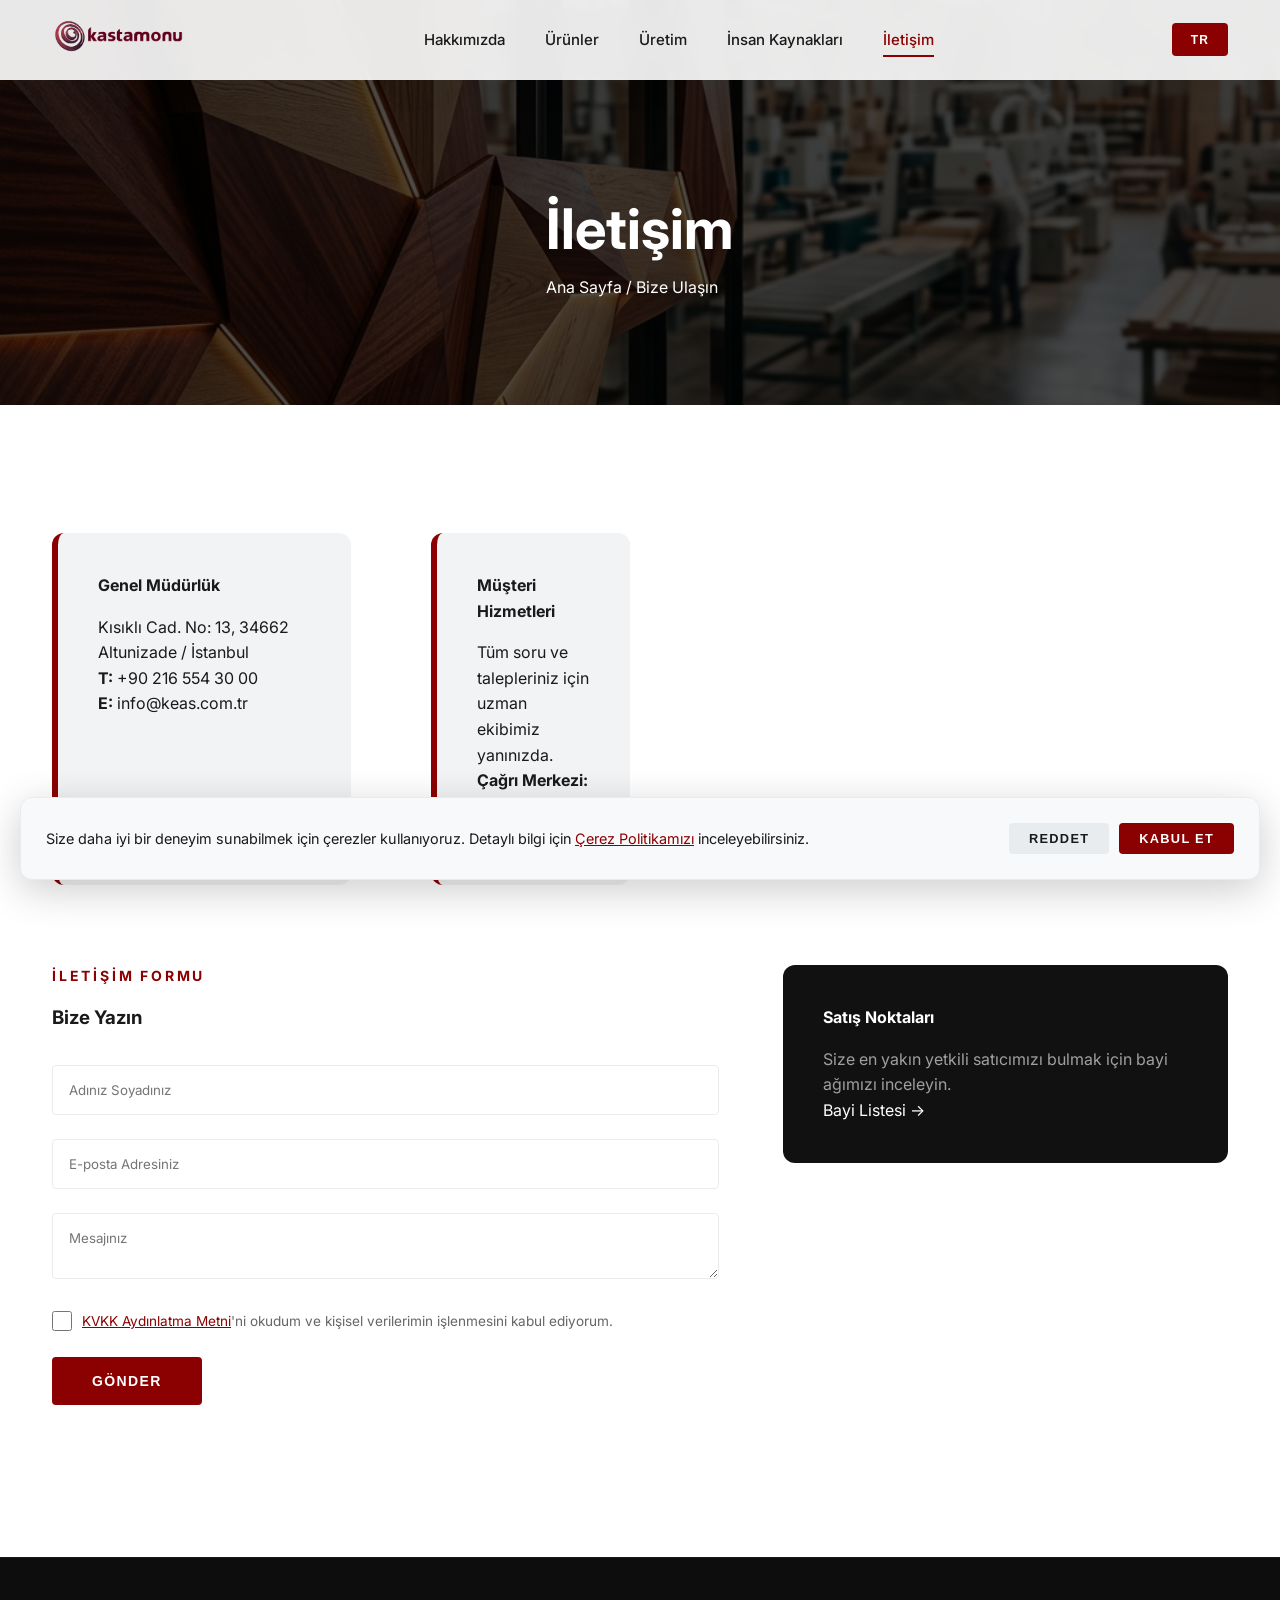
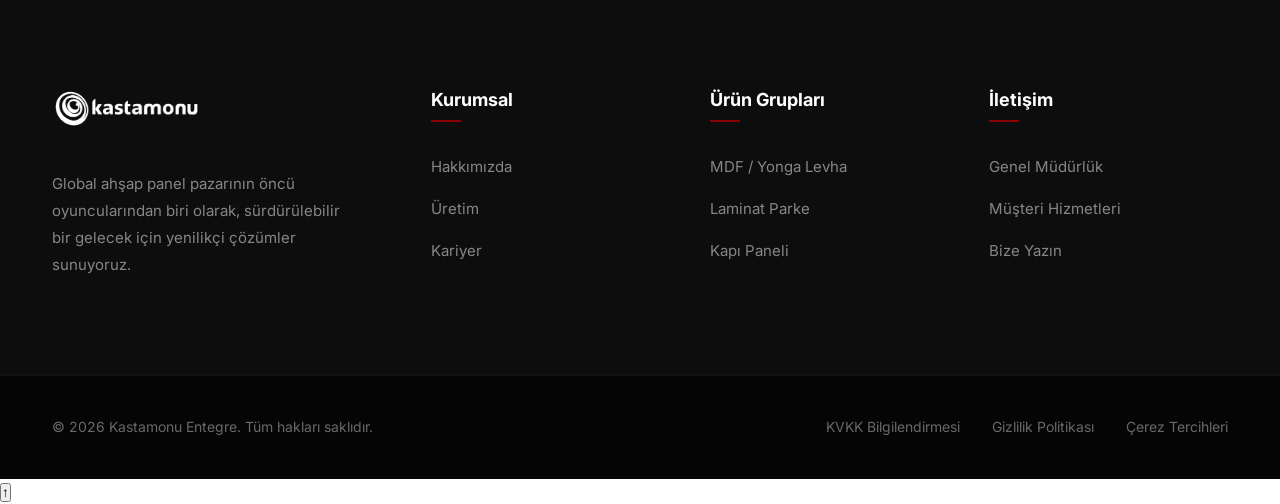
<file: iletisim.html>
<!DOCTYPE html>
<html lang="tr">
<head>
    <meta charset="UTF-8">
    <meta name="viewport" content="width=device-width, initial-scale=1.0">
    <title>İletişim | Kastamonu Entegre | Bize Ulaşın</title>
    <link rel="icon" type="image/png" href="assets/images/entegre.png">
    <link rel="preconnect" href="https://fonts.googleapis.com">
    <link rel="preconnect" href="https://fonts.gstatic.com" crossorigin>
    <link href="https://fonts.googleapis.com/css2?family=Inter:wght@400;500;600;700&family=Outfit:wght@700&display=swap" rel="stylesheet">
    <link rel="stylesheet" href="css/style.css">
</head>
<body class="internal-page">

    <header id="main-nav-header" class="scrolled">
        <div class="container header-inner">
            <div class="logo">
                <a href="index.html"><img src="assets/images/kastamonu.png" alt="Kastamonu Entegre Logo"></a>
            </div>
            <nav class="nav-menu">
                <div class="nav-item"><a href="hakkimizda.html" class="nav-link">Hakkımızda</a></div>
                <div class="nav-item">
                    <a href="urunler.html" class="nav-link">Ürünler</a>
                    <div class="mega-menu">
                        <div class="mega-menu-col">
                            <h4>Panel Grubu</h4>
                            <ul class="mega-menu-links">
                                <li><a href="mdf-yonga-levha.html">MDF / Yonga Levha</a></li>
                                <li><a href="dekoratif-panel.html">Dekoratif Panel</a></li>
                                <li><a href="kapi-paneli.html">Kapı Paneli</a></li>
                                <li><a href="laminat-tezgah.html">Laminant Tezgah</a></li>
                            </ul>
                        </div>
                        <div class="mega-menu-col">
                            <h4>Parke Grubu</h4>
                            <ul class="mega-menu-links">
                                <li><a href="floorpan.html">Floorpan Laminat Parke</a></li>
                                <li><a href="supurgelik.html">Süpürgelik</a></li>
                                <li><a href="doseme-talimatlari.html">Döşeme Talimatları</a></li>
                            </ul>
                        </div>
                    </div>
                </div>
                <div class="nav-item"><a href="uretim.html" class="nav-link">Üretim</a></div>
                <div class="nav-item"><a href="insan-kaynaklari.html" class="nav-link">İnsan Kaynakları</a></div>
                <div class="nav-item active"><a href="iletisim.html" class="nav-link">İletişim</a></div>
            </nav>
            <div class="header-actions">
                <button class="btn-lang">TR</button>
            </div>
        </div>
    </header>

    <main>
        <section class="page-header" style="background: url('assets/images/hero.png') no-repeat center center/cover;">
            <div class="container">
                <div class="fade-in visible">
                    <h1>İletişim</h1>
                    <div class="breadcrumbs"><a href="index.html">Ana Sayfa</a> / <span>Bize Ulaşın</span></div>
                </div>
            </div>
        </section>

        <section class="section-padding">
            <div class="container">
                <div class="footer-grid" style="margin-bottom: 5rem;">
                    <div class="sidebar-box fade-in">
                        <h4>Genel Müdürlük</h4>
                        <p style="margin-top: 1rem;">Kısıklı Cad. No: 13, 34662 Altunizade / İstanbul</p>
                        <p><strong>T:</strong> +90 216 554 30 00</p>
                        <p><strong>E:</strong> info@keas.com.tr</p>
                    </div>
                    <div class="sidebar-box fade-in">
                        <h4>Müşteri Hizmetleri</h4>
                        <p style="margin-top: 1rem;">Tüm soru ve talepleriniz için uzman ekibimiz yanınızda.</p>
                        <p><strong>Çağrı Merkezi:</strong> 0850 259 0 259</p>
                    </div>
                </div>

                <div class="contact-grid">
                    <div class="main-content fade-in">
                        <span class="sub-title">İLETİŞİM FORMU</span>
                        <h3>Bize Yazın</h3>
                        <form class="contact-form" style="margin-top: 2rem;">
                            <div class="form-group"><input type="text" placeholder="Adınız Soyadınız"></div>
                            <div class="form-group"><input type="email" placeholder="E-posta Adresiniz"></div>
                            <div class="form-group full"><textarea placeholder="Mesajınız"></textarea></div>
                            <div class="form-group full">
                                <div class="checkbox-group">
                                    <input type="checkbox" id="kvkk-consent" required>
                                    <label for="kvkk-consent">
                                        <a href="kvkk.html" target="_blank">KVKK Aydınlatma Metni</a>'ni okudum ve kişisel verilerimin işlenmesini kabul ediyorum.
                                    </label>
                                </div>
                            </div>
                            <div class="form-group"><button class="btn">GÖNDER</button></div>
                        </form>
                    </div>
                    <aside class="sidebar fade-in">
                        <div style="background: #111; padding: 2.5rem; border-radius: var(--radius-md); color: var(--white);">
                            <h4>Satış Noktaları</h4>
                            <p style="margin-top: 1rem; color: rgba(255,255,255,0.6);">Size en yakın yetkili satıcımızı bulmak için bayi ağımızı inceleyin.</p>
                            <a href="kvkk.html" class="link-arrow">Bayi Listesi →</a>
                        </div>
                    </aside>
                </div>
            </div>
        </section>
    </main>
    <footer id="main-nav-footer">
        <div class="container">
            <div class="footer-grid">
                <div class="footer-about">
                    <img src="assets/images/kastamonu.png" alt="Kastamonu Entegre" class="footer-logo">
                    <p>Global ahşap panel pazarının öncü oyuncularından biri olarak, sürdürülebilir bir gelecek için yenilikçi çözümler sunuyoruz.</p>
                </div>
                <div class="footer-nav">
                    <h4>Kurumsal</h4>
                    <ul class="footer-links">
                        <li><a href="hakkimizda.html">Hakkımızda</a></li>
                        <li><a href="uretim.html">Üretim</a></li>
                        <li><a href="insan-kaynaklari.html">Kariyer</a></li>
                    </ul>
                </div>
                <div class="footer-nav">
                    <h4>Ürün Grupları</h4>
                    <ul class="footer-links">
                        <li><a href="mdf-yonga-levha.html">MDF / Yonga Levha</a></li>
                        <li><a href="floorpan.html">Laminat Parke</a></li>
                        <li><a href="kapi-paneli.html">Kapı Paneli</a></li>
                    </ul>
                </div>
                <div class="footer-nav">
                    <h4>İletişim</h4>
                    <ul class="footer-links">
                        <li><a href="iletisim.html">Genel Müdürlük</a></li>
                        <li><a href="iletisim.html">Müşteri Hizmetleri</a></li>
                        <li><a href="iletisim.html">Bize Yazın</a></li>
                    </ul>
                </div>
            </div>
        </div>
        <div class="footer-bottom">
            <div class="container">
                <div class="footer-bottom-inner">
                    <p>&copy; 2026 Kastamonu Entegre. Tüm hakları saklıdır.</p>
                    <div class="legal-links">
                        <a href="kvkk.html">KVKK Bilgilendirmesi</a>
                        <a href="gizlilik-politikasi.html">Gizlilik Politikası</a>
                        <a href="cerez-tercihleri.html">Çerez Tercihleri</a>
                    </div>
                </div>
            </div>
        </div>
    </footer>

    <button id="scroll-to-top" class="back-to-top">↑</button>
    <script src="js/script.js"></script>
</body>
</html>
</file>
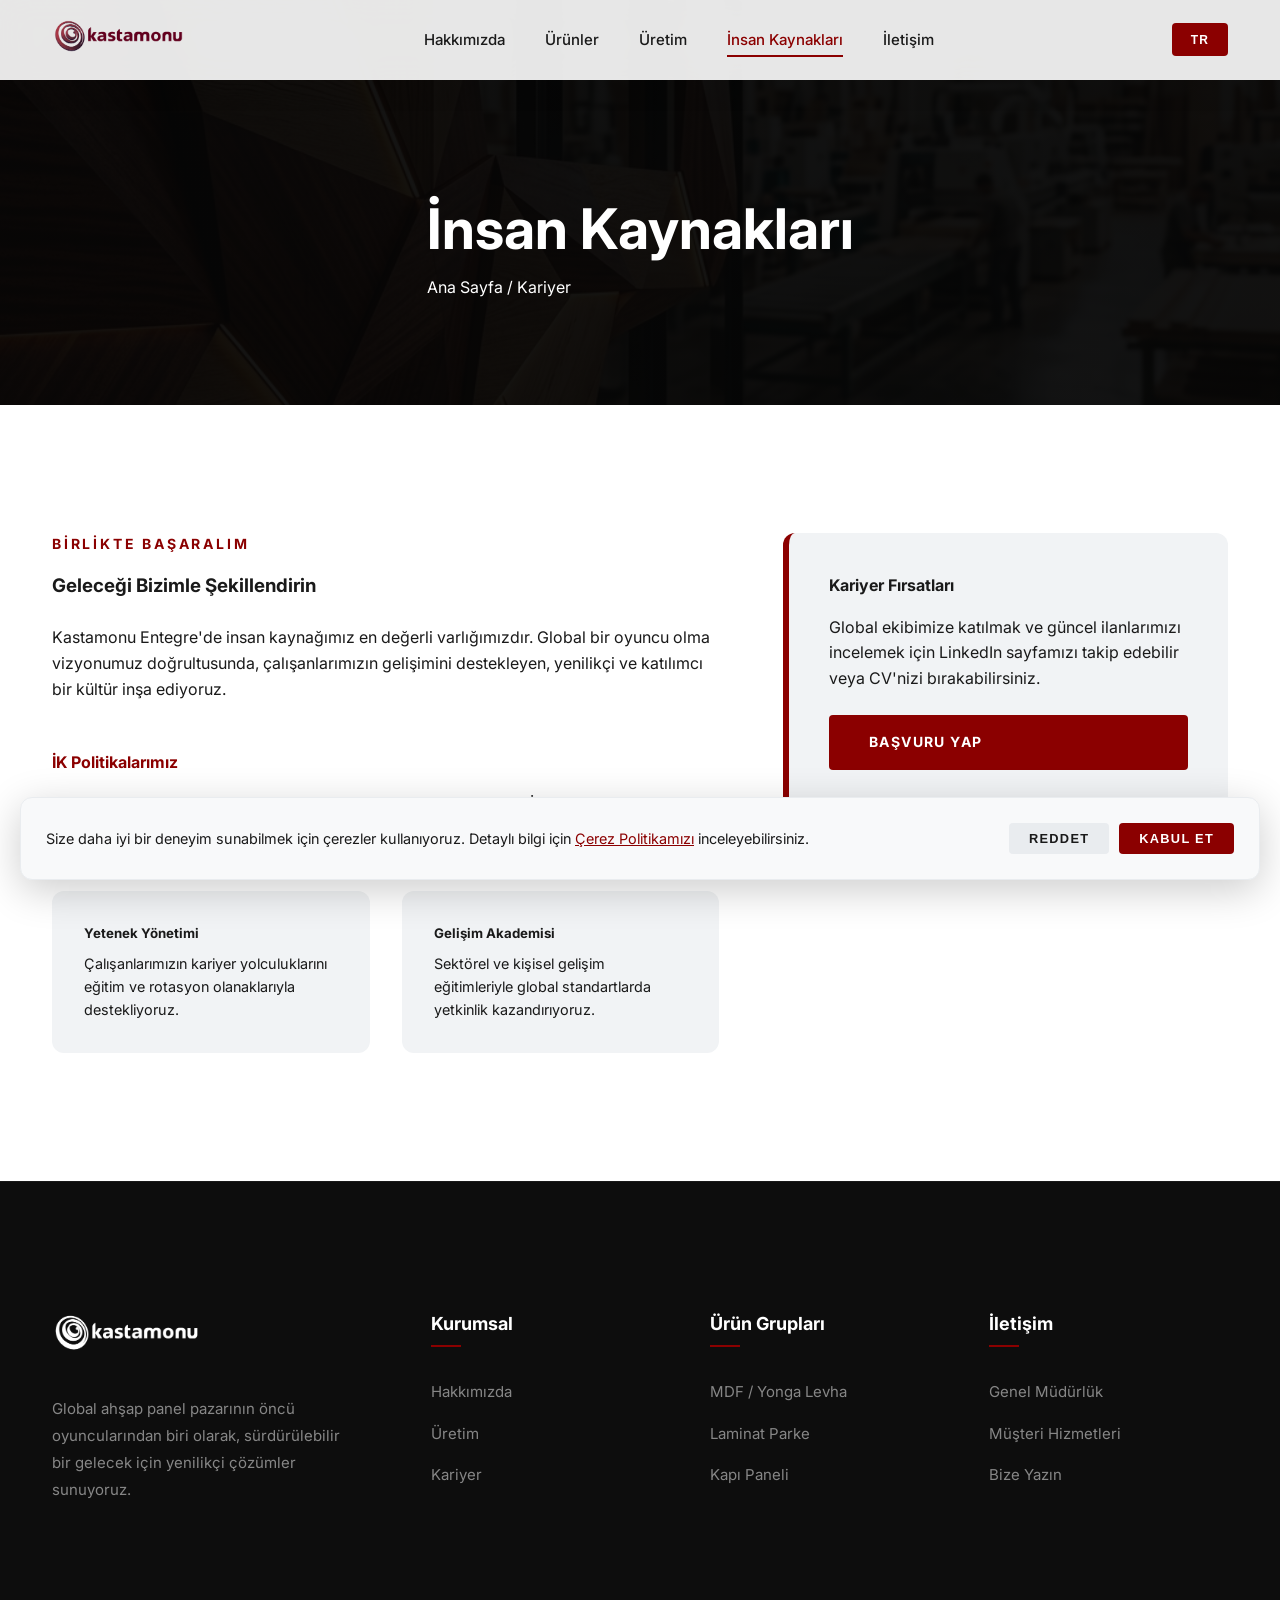
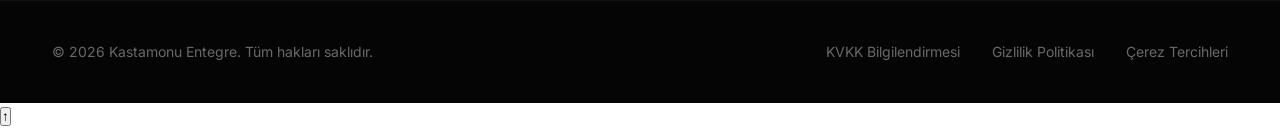
<file: insan-kaynaklari.html>
<!DOCTYPE html>
<html lang="tr">
<head>
    <meta charset="UTF-8">
    <meta name="viewport" content="width=device-width, initial-scale=1.0">
    <title>İnsan Kaynakları | Kastamonu Entegre | Kariyer</title>
    <link rel="icon" type="image/png" href="assets/images/entegre.png">
    <meta name="description" content="Kastamonu Entegre kariyer olanakları, yetenek yönetimi ve İK vizyonumuz hakkında detaylı bilgi alın.">
    <link rel="preconnect" href="https://fonts.googleapis.com">
    <link rel="preconnect" href="https://fonts.gstatic.com" crossorigin>
    <link href="https://fonts.googleapis.com/css2?family=Inter:wght@400;500;600;700&family=Outfit:wght@700&display=swap" rel="stylesheet">
    <link rel="stylesheet" href="css/style.css">
</head>
<body class="internal-page">

    <header id="main-nav-header" class="scrolled">
        <div class="container header-inner">
            <div class="logo">
                <a href="index.html"><img src="assets/images/kastamonu.png" alt="Kastamonu Entegre Logo"></a>
            </div>
            <nav class="nav-menu">
                <div class="nav-item"><a href="hakkimizda.html" class="nav-link">Hakkımızda</a></div>
                <div class="nav-item">
                    <a href="urunler.html" class="nav-link">Ürünler</a>
                    <div class="mega-menu">
                        <div class="mega-menu-col">
                            <h4>Panel Grubu</h4>
                            <ul class="mega-menu-links">
                                <li><a href="mdf-yonga-levha.html">MDF / Yonga Levha</a></li>
                                <li><a href="dekoratif-panel.html">Dekoratif Panel</a></li>
                                <li><a href="kapi-paneli.html">Kapı Paneli</a></li>
                                <li><a href="laminat-tezgah.html">Laminant Tezgah</a></li>
                            </ul>
                        </div>
                        <div class="mega-menu-col">
                            <h4>Parke Grubu</h4>
                            <ul class="mega-menu-links">
                                <li><a href="floorpan.html">Floorpan Laminat Parke</a></li>
                                <li><a href="supurgelik.html">Süpürgelik</a></li>
                                <li><a href="doseme-talimatlari.html">Döşeme Talimatları</a></li>
                            </ul>
                        </div>
                        <div class="mega-menu-col">
                            <h4>Üretim</h4>
                            <ul class="mega-menu-links">
                                <li><a href="tesislerimiz.html">Tesislerimiz</a></li>
                                <li><a href="teknoloji.html">Teknoloji</a></li>
                                <li><a href="kalite-politikasi.html">Kalite Politikası</a></li>
                            </ul>
                        </div>
                    </div>
                </div>
                <div class="nav-item"><a href="uretim.html" class="nav-link">Üretim</a></div>
                <div class="nav-item active"><a href="insan-kaynaklari.html" class="nav-link">İnsan Kaynakları</a></div>
                <div class="nav-item"><a href="iletisim.html" class="nav-link">İletişim</a></div>
            </nav>
            <div class="header-actions">
                <button class="btn-lang">TR</button>
                <button class="mobile-toggle"><span></span><span></span><span></span></button>
            </div>
        </div>
    </header>

    <main>
        <section class="page-header">
            <div class="container">
                <div class="fade-in visible">
                    <h1>İnsan Kaynakları</h1>
                    <div class="breadcrumbs"><a href="index.html">Ana Sayfa</a> / <span>Kariyer</span></div>
                </div>
            </div>
        </section>

        <section class="section-padding">
            <div class="container">
                <div class="contact-grid">
                    <div class="main-content fade-in">
                        <span class="sub-title">BİRLİKTE BAŞARALIM</span>
                        <h3>Geleceği Bizimle Şekillendirin</h3>
                        <p style="margin-top: 1.5rem;">Kastamonu Entegre'de insan kaynağımız en değerli varlığımızdır. Global bir oyuncu olma vizyonumuz doğrultusunda, çalışanlarımızın gelişimini destekleyen, yenilikçi ve katılımcı bir kültür inşa ediyoruz.</p>
                        
                        <h4 style="margin-top: 3rem; color: var(--primary);">İK Politikalarımız</h4>
                        <p style="margin-top: 1rem;">Fırsat eşitliği, sürekli gelişim ve liyakat prensipleri üzerine kurulu İK politikamızla, her bir çalışanımızın potansiyelini en üst düzeye çıkarmayı hedefliyoruz.</p>
                        
                        <div style="display: grid; grid-template-columns: 1fr 1fr; gap: 2rem; margin-top: 3rem;">
                            <div class="sidebar-box" style="border: none; background: var(--surface-200); padding: 2rem;">
                                <h5>Yetenek Yönetimi</h5>
                                <p style="font-size: 0.9rem; margin-top: 0.5rem;">Çalışanlarımızın kariyer yolculuklarını eğitim ve rotasyon olanaklarıyla destekliyoruz.</p>
                            </div>
                            <div class="sidebar-box" style="border: none; background: var(--surface-200); padding: 2rem;">
                                <h5>Gelişim Akademisi</h5>
                                <p style="font-size: 0.9rem; margin-top: 0.5rem;">Sektörel ve kişisel gelişim eğitimleriyle global standartlarda yetkinlik kazandırıyoruz.</p>
                            </div>
                        </div>
                    </div>
                    <aside class="sidebar fade-in">
                        <div class="sidebar-box">
                            <h4>Kariyer Fırsatları</h4>
                            <p style="margin-top: 1rem;">Global ekibimize katılmak ve güncel ilanlarımızı incelemek için LinkedIn sayfamızı takip edebilir veya CV'nizi bırakabilirsiniz.</p>
                            <a href="kvkk.html" class="btn" style="width: 100%; margin-top: 1.5rem; text-align: center;">BAŞVURU YAP</a>
                        </div>
                    </aside>
                </div>
            </div>
        </section>
    </main>
    <footer id="main-nav-footer">
        <div class="container">
            <div class="footer-grid">
                <div class="footer-about">
                    <img src="assets/images/kastamonu.png" alt="Kastamonu Entegre" class="footer-logo">
                    <p>Global ahşap panel pazarının öncü oyuncularından biri olarak, sürdürülebilir bir gelecek için yenilikçi çözümler sunuyoruz.</p>
                </div>
                <div class="footer-nav">
                    <h4>Kurumsal</h4>
                    <ul class="footer-links">
                        <li><a href="hakkimizda.html">Hakkımızda</a></li>
                        <li><a href="uretim.html">Üretim</a></li>
                        <li><a href="insan-kaynaklari.html">Kariyer</a></li>
                    </ul>
                </div>
                <div class="footer-nav">
                    <h4>Ürün Grupları</h4>
                    <ul class="footer-links">
                        <li><a href="mdf-yonga-levha.html">MDF / Yonga Levha</a></li>
                        <li><a href="floorpan.html">Laminat Parke</a></li>
                        <li><a href="kapi-paneli.html">Kapı Paneli</a></li>
                    </ul>
                </div>
                <div class="footer-nav">
                    <h4>İletişim</h4>
                    <ul class="footer-links">
                        <li><a href="iletisim.html">Genel Müdürlük</a></li>
                        <li><a href="iletisim.html">Müşteri Hizmetleri</a></li>
                        <li><a href="iletisim.html">Bize Yazın</a></li>
                    </ul>
                </div>
            </div>
        </div>
        <div class="footer-bottom">
            <div class="container">
                <div class="footer-bottom-inner">
                    <p>&copy; 2026 Kastamonu Entegre. Tüm hakları saklıdır.</p>
                    <div class="legal-links">
                        <a href="kvkk.html">KVKK Bilgilendirmesi</a>
                        <a href="gizlilik-politikasi.html">Gizlilik Politikası</a>
                        <a href="cerez-tercihleri.html">Çerez Tercihleri</a>
                    </div>
                </div>
            </div>
        </div>
    </footer>

    <button id="scroll-to-top" class="back-to-top">↑</button>
    <script src="js/script.js"></script>
</body>
</html>
</file>
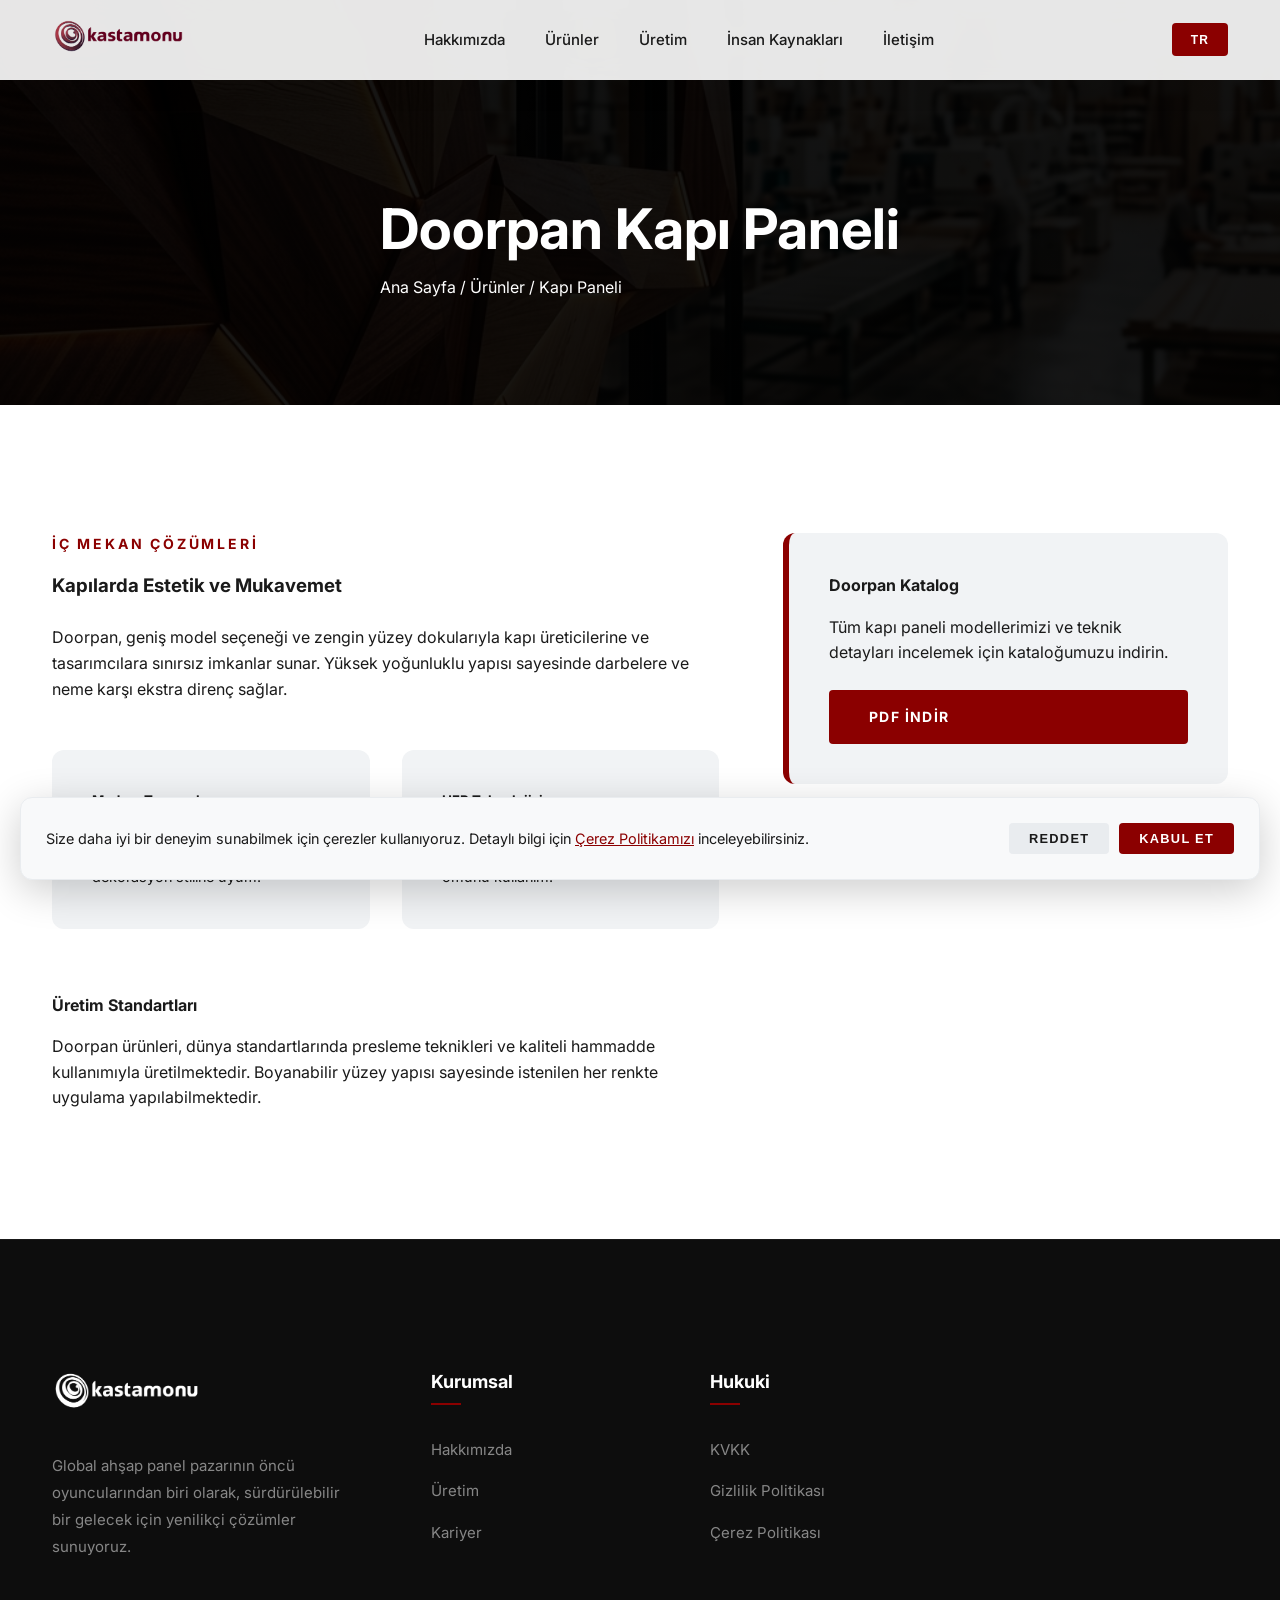
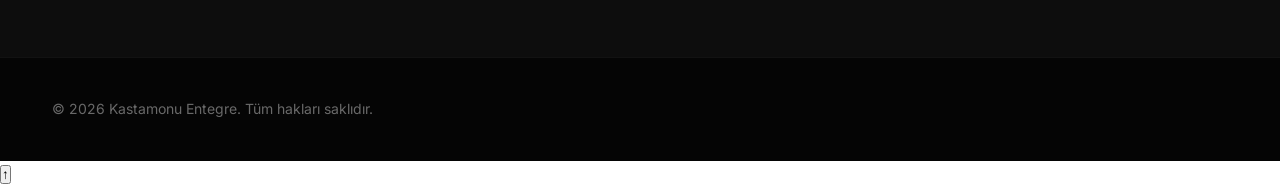
<file: kapi-paneli.html>
<!DOCTYPE html>
<html lang="tr">
<head>
    <meta charset="UTF-8">
    <meta name="viewport" content="width=device-width, initial-scale=1.0">
    <title>Kapı Paneli | Kastamonu Entegre | Doorpan Serisi</title>
    <link rel="icon" type="image/png" href="assets/images/entegre.png">
    <link rel="preconnect" href="https://fonts.googleapis.com">
    <link rel="preconnect" href="https://fonts.gstatic.com" crossorigin>
    <link href="https://fonts.googleapis.com/css2?family=Inter:wght@400;500;600;700&family=Outfit:wght@700&display=swap" rel="stylesheet">
    <link rel="stylesheet" href="css/style.css">
</head>
<body class="internal-page">

    <header id="main-nav-header" class="scrolled">
        <div class="container header-inner">
            <div class="logo">
                <a href="index.html"><img src="assets/images/kastamonu.png" alt="Kastamonu Entegre Logo"></a>
            </div>
            <nav class="nav-menu" id="main-navigation">
                <div class="nav-item"><a href="hakkimizda.html" class="nav-link">Hakkımızda</a></div>
                <div class="nav-item active"><a href="urunler.html" class="nav-link">Ürünler</a></div>
                <div class="nav-item"><a href="uretim.html" class="nav-link">Üretim</a></div>
                <div class="nav-item"><a href="insan-kaynaklari.html" class="nav-link">İnsan Kaynakları</a></div>
                <div class="nav-item"><a href="iletisim.html" class="nav-link">İletişim</a></div>
            </nav>
            <div class="header-actions">
                <button class="btn-lang">TR</button>
                <button class="mobile-toggle" id="mobile-nav-toggle"><span></span><span></span><span></span></button>
            </div>
        </div>
    </header>

    <main>
        <section class="page-header" style="background: linear-gradient(rgba(0,0,0,0.7), rgba(0,0,0,0.7)), url('assets/images/hero.png') no-repeat center center/cover;">
            <div class="container">
                <div class="fade-in visible">
                    <h1>Doorpan Kapı Paneli</h1>
                    <div class="breadcrumbs"><a href="index.html">Ana Sayfa</a> / <a href="urunler.html">Ürünler</a> / <span>Kapı Paneli</span></div>
                </div>
            </div>
        </section>

        <section class="section-padding">
            <div class="container">
                <div class="contact-grid">
                    <div class="main-content fade-in">
                        <span class="sub-title">İÇ MEKAN ÇÖZÜMLERİ</span>
                        <h3>Kapılarda Estetik ve Mukavemet</h3>
                        <p style="margin-top: 1.5rem;">Doorpan, geniş model seçeneği ve zengin yüzey dokularıyla kapı üreticilerine ve tasarımcılara sınırsız imkanlar sunar. Yüksek yoğunluklu yapısı sayesinde darbelere ve neme karşı ekstra direnç sağlar.</p>
                        
                        <div style="margin-top: 3rem; display: grid; grid-template-columns: 1fr 1fr; gap: 2rem;">
                            <div class="sidebar-box" style="border: none; background: var(--surface-200);">
                                <h5>Modern Tasarımlar</h5>
                                <p style="font-size: 0.9rem; margin-top: 0.5rem;">Trendlere uygun minimal ve klasik yüzey tasarımlarıyla her dekorasyon stiline uyum.</p>
                            </div>
                            <div class="sidebar-box" style="border: none; background: var(--surface-200);">
                                <h5>HFR Teknolojisi</h5>
                                <p style="font-size: 0.9rem; margin-top: 0.5rem;">Yüksek nem dayanımı sağlayan özel üretim teknolojisi ile uzun ömürlü kullanım.</p>
                            </div>
                        </div>

                        <h4 style="margin-top: 4rem;">Üretim Standartları</h4>
                        <p style="margin-top: 1rem;">Doorpan ürünleri, dünya standartlarında presleme teknikleri ve kaliteli hammadde kullanımıyla üretilmektedir. Boyanabilir yüzey yapısı sayesinde istenilen her renkte uygulama yapılabilmektedir.</p>
                    </div>
                    <aside class="sidebar fade-in">
                        <div class="sidebar-box">
                            <h4>Doorpan Katalog</h4>
                            <p style="margin-top: 1rem;">Tüm kapı paneli modellerimizi ve teknik detayları incelemek için kataloğumuzu indirin.</p>
                            <a href="#" class="btn" style="width: 100%; margin-top: 1.5rem; text-align: center;">PDF İNDİR</a>
                        </div>
                    </aside>
                </div>
            </div>
        </section>
    </main>
    <footer id="main-nav-footer">
        <div class="container">
            <div class="footer-grid">
                <div class="footer-about">
                    <img src="assets/images/kastamonu.png" alt="Kastamonu Entegre" class="footer-logo">
                    <p>Global ahşap panel pazarının öncü oyuncularından biri olarak, sürdürülebilir bir gelecek için yenilikçi çözümler sunuyoruz.</p>
                </div>
                <div class="footer-nav">
                    <h4>Kurumsal</h4>
                    <ul class="footer-links">
                        <li><a href="hakkimizda.html">Hakkımızda</a></li>
                        <li><a href="uretim.html">Üretim</a></li>
                        <li><a href="insan-kaynaklari.html">Kariyer</a></li>
                    </ul>
                </div>
                <div class="footer-nav">
                    <h4>Hukuki</h4>
                    <ul class="footer-links">
                        <li><a href="kvkk.html">KVKK</a></li>
                        <li><a href="gizlilik-politikasi.html">Gizlilik Politikası</a></li>
                        <li><a href="cerez-tercihleri.html">Çerez Politikası</a></li>
                    </ul>
                </div>
            </div>
        </div>
        <div class="footer-bottom">
            <div class="container">
                <div class="footer-bottom-inner">
                    <p>&copy; 2026 Kastamonu Entegre. Tüm hakları saklıdır.</p>
                </div>
            </div>
        </div>
    </footer>

    <button id="scroll-to-top" class="back-to-top">↑</button>
    <script src="js/script.js"></script>
</body>
</html>
</file>
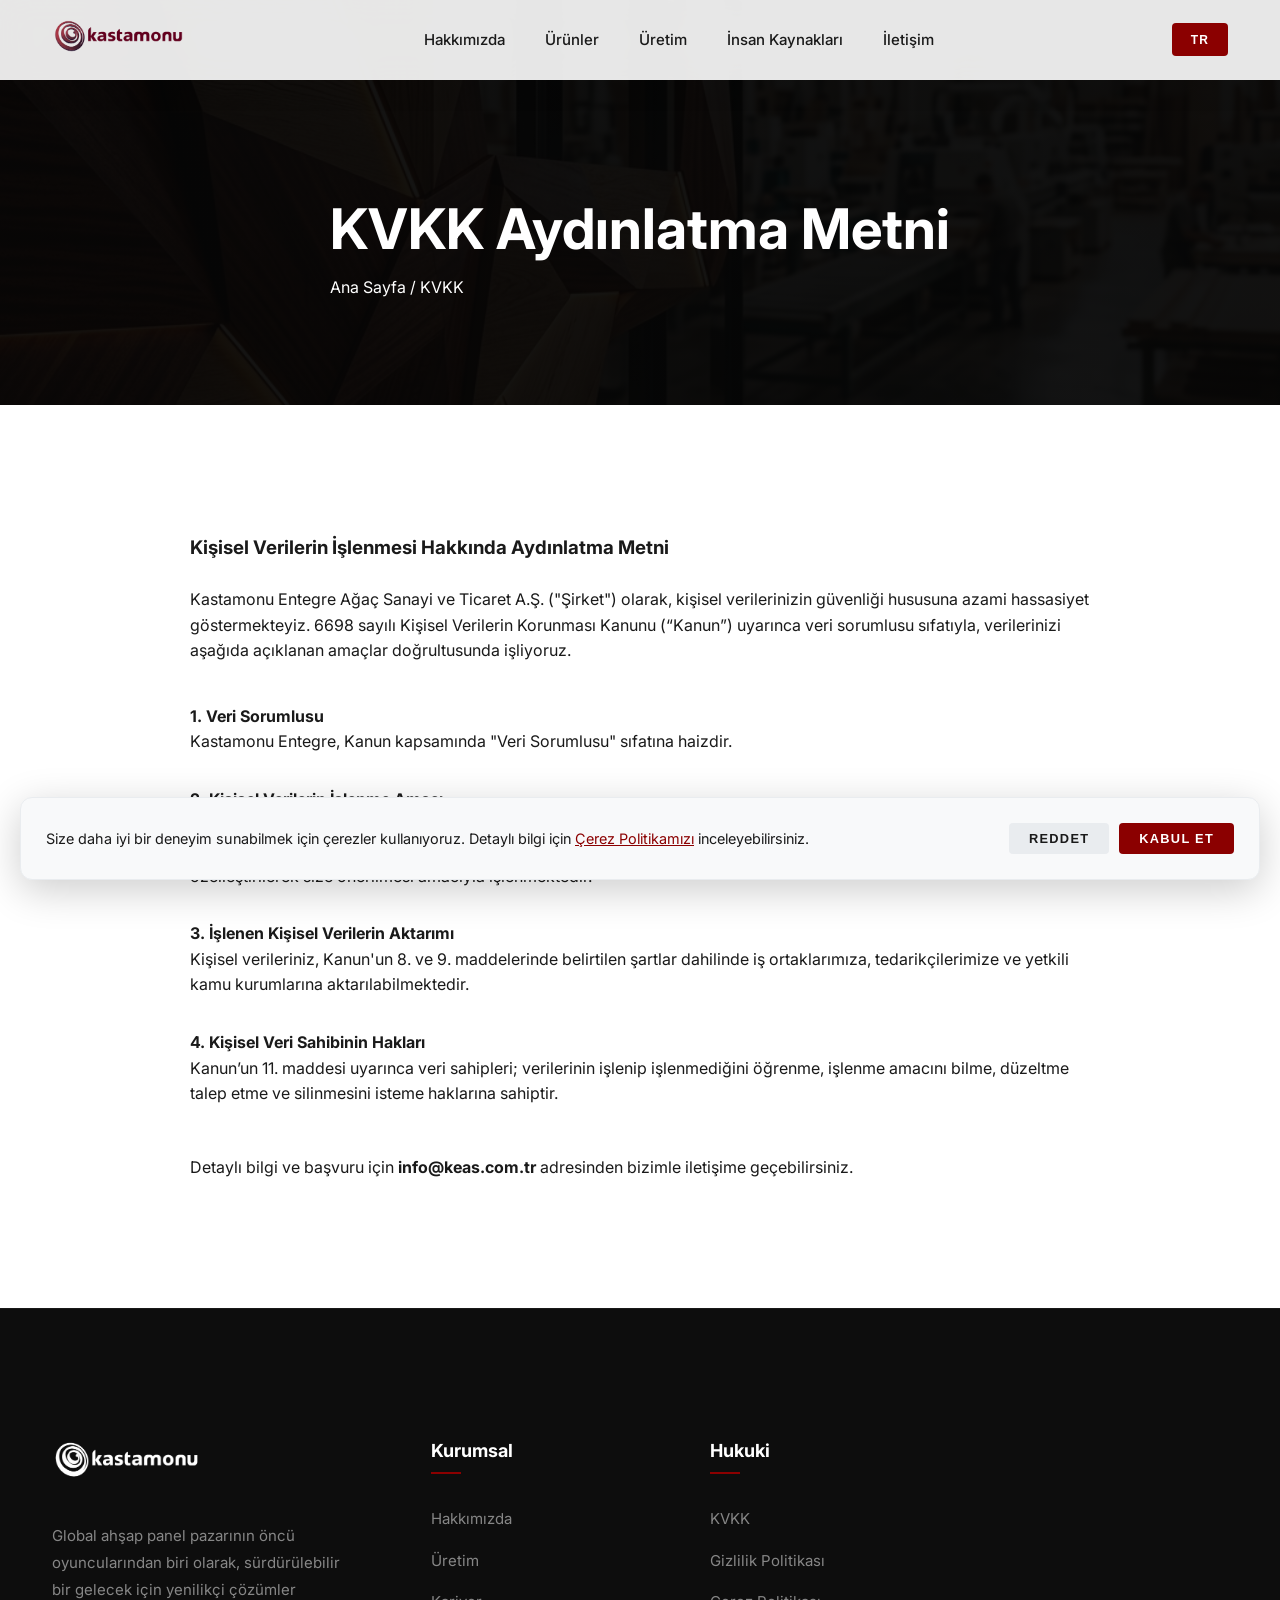
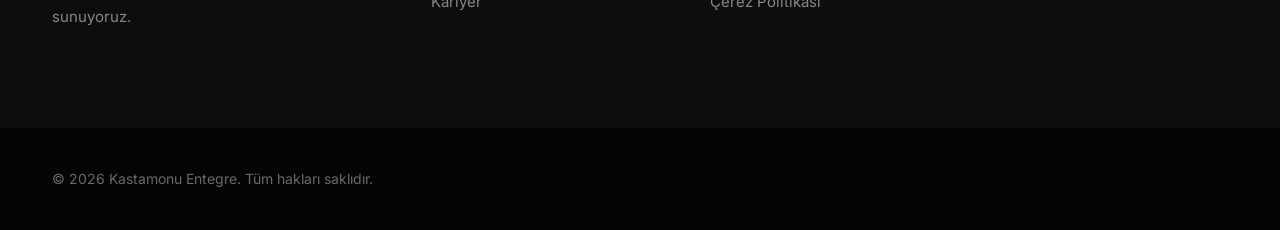
<file: kvkk.html>
<!DOCTYPE html>
<html lang="tr">
<head>
    <meta charset="UTF-8">
    <meta name="viewport" content="width=device-width, initial-scale=1.0">
    <title>KVKK Aydınlatma Metni | Kastamonu Entegre</title>
    <link rel="icon" type="image/png" href="assets/images/entegre.png">
    <link rel="preconnect" href="https://fonts.googleapis.com">
    <link rel="preconnect" href="https://fonts.gstatic.com" crossorigin>
    <link href="https://fonts.googleapis.com/css2?family=Inter:wght@400;500;600;700&family=Outfit:wght@700&display=swap" rel="stylesheet">
    <link rel="stylesheet" href="css/style.css">
</head>
<body class="internal-page">

    <header id="main-nav-header" class="scrolled">
        <div class="container header-inner">
            <div class="logo">
                <a href="index.html"><img src="assets/images/kastamonu.png" alt="Kastamonu Entegre Logo"></a>
            </div>
            <nav class="nav-menu">
                <div class="nav-item"><a href="hakkimizda.html" class="nav-link">Hakkımızda</a></div>
                <div class="nav-item"><a href="urunler.html" class="nav-link">Ürünler</a></div>
                <div class="nav-item"><a href="uretim.html" class="nav-link">Üretim</a></div>
                <div class="nav-item"><a href="insan-kaynaklari.html" class="nav-link">İnsan Kaynakları</a></div>
                <div class="nav-item"><a href="iletisim.html" class="nav-link">İletişim</a></div>
            </nav>
            <div class="header-actions">
                <button class="btn-lang">TR</button>
            </div>
        </div>
    </header>

    <main>
        <section class="page-header">
            <div class="container">
                <div class="fade-in visible">
                    <h1>KVKK Aydınlatma Metni</h1>
                    <div class="breadcrumbs"><a href="index.html">Ana Sayfa</a> / <span>KVKK</span></div>
                </div>
            </div>
        </section>

        <section class="section-padding">
            <div class="container">
                <div class="main-content fade-in" style="max-width: 900px; margin: 0 auto;">
                    <h3>Kişisel Verilerin İşlenmesi Hakkında Aydınlatma Metni</h3>
                    <p style="margin-top: 1.5rem;">Kastamonu Entegre Ağaç Sanayi ve Ticaret A.Ş. ("Şirket") olarak, kişisel verilerinizin güvenliği hususuna azami hassasiyet göstermekteyiz. 6698 sayılı Kişisel Verilerin Korunması Kanunu (“Kanun”) uyarınca veri sorumlusu sıfatıyla, verilerinizi aşağıda açıklanan amaçlar doğrultusunda işliyoruz.</p>
                    
                    <h4 style="margin-top: 2.5rem;">1. Veri Sorumlusu</h4>
                    <p>Kastamonu Entegre, Kanun kapsamında "Veri Sorumlusu" sıfatına haizdir.</p>
                    
                    <h4 style="margin-top: 2rem;">2. Kişisel Verilerin İşlenme Amacı</h4>
                    <p>Toplanan kişisel verileriniz; Şirketimiz tarafından sunulan ürün ve hizmetlerden sizleri faydalandırmak için gerekli çalışmaların iş birimlerimiz tarafından yapılması, ürün ve hizmetlerimizin beğeni ve kullanım alışkanlıklarınıza göre özelleştirilerek size önerilmesi amacıyla işlenmektedir.</p>
                    
                    <h4 style="margin-top: 2rem;">3. İşlenen Kişisel Verilerin Aktarımı</h4>
                    <p>Kişisel verileriniz, Kanun'un 8. ve 9. maddelerinde belirtilen şartlar dahilinde iş ortaklarımıza, tedarikçilerimize ve yetkili kamu kurumlarına aktarılabilmektedir.</p>
                    
                    <h4 style="margin-top: 2rem;">4. Kişisel Veri Sahibinin Hakları</h4>
                    <p>Kanun’un 11. maddesi uyarınca veri sahipleri; verilerinin işlenip işlenmediğini öğrenme, işlenme amacını bilme, düzeltme talep etme ve silinmesini isteme haklarına sahiptir.</p>
                    
                    <p style="margin-top: 3rem;">Detaylı bilgi ve başvuru için <strong>info@keas.com.tr</strong> adresinden bizimle iletişime geçebilirsiniz.</p>
                </div>
            </div>
        </section>
    </main>

    <footer id="main-nav-footer">
        <div class="container">
            <div class="footer-grid">
                <div class="footer-about">
                    <img src="assets/images/kastamonu.png" alt="Kastamonu Entegre" class="footer-logo">
                    <p>Global ahşap panel pazarının öncü oyuncularından biri olarak, sürdürülebilir bir gelecek için yenilikçi çözümler sunuyoruz.</p>
                </div>
                <div class="footer-nav">
                    <h4>Kurumsal</h4>
                    <ul class="footer-links">
                        <li><a href="hakkimizda.html">Hakkımızda</a></li>
                        <li><a href="uretim.html">Üretim</a></li>
                        <li><a href="insan-kaynaklari.html">Kariyer</a></li>
                    </ul>
                </div>
                <div class="footer-nav">
                    <h4>Hukuki</h4>
                    <ul class="footer-links">
                        <li><a href="kvkk.html">KVKK</a></li>
                        <li><a href="gizlilik-politikasi.html">Gizlilik Politikası</a></li>
                        <li><a href="cerez-tercihleri.html">Çerez Politikası</a></li>
                    </ul>
                </div>
            </div>
        </div>
        <div class="footer-bottom">
            <div class="container"><div class="footer-bottom-inner"><p>&copy; 2026 Kastamonu Entegre. Tüm hakları saklıdır.</p></div></div>
        </div>
    </footer>

    <script src="js/script.js"></script>
</body>
</html>
</file>
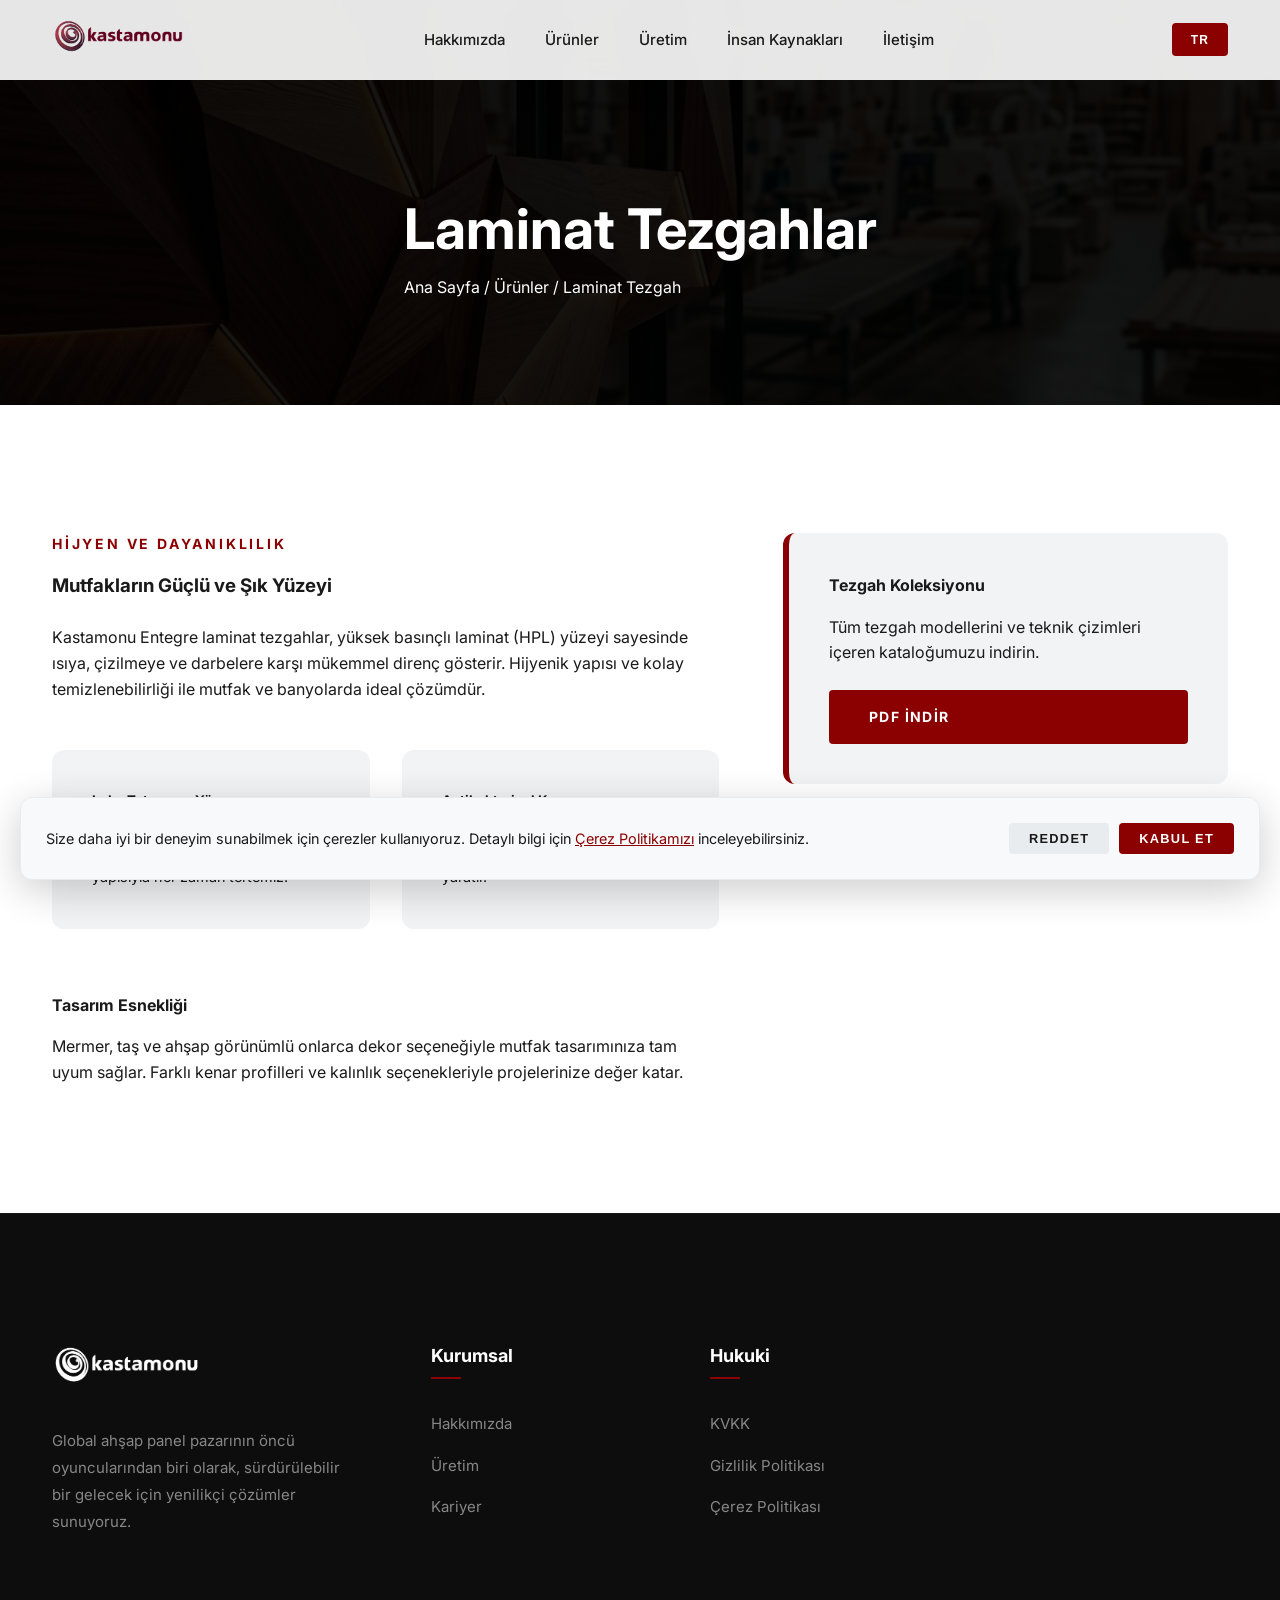
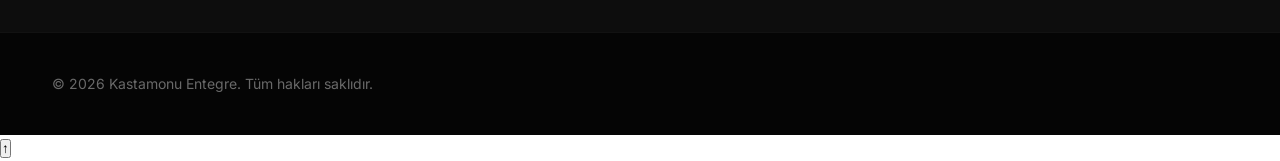
<file: laminat-tezgah.html>
<!DOCTYPE html>
<html lang="tr">
<head>
    <meta charset="UTF-8">
    <meta name="viewport" content="width=device-width, initial-scale=1.0">
    <title>Laminat Tezgah | Kastamonu Entegre | Mutfak ve Banyo Çözümleri</title>
    <link rel="icon" type="image/png" href="assets/images/entegre.png">
    <link rel="preconnect" href="https://fonts.googleapis.com">
    <link rel="preconnect" href="https://fonts.gstatic.com" crossorigin>
    <link href="https://fonts.googleapis.com/css2?family=Inter:wght@400;500;600;700&family=Outfit:wght@700&display=swap" rel="stylesheet">
    <link rel="stylesheet" href="css/style.css">
</head>
<body class="internal-page">

    <header id="main-nav-header" class="scrolled">
        <div class="container header-inner">
            <div class="logo">
                <a href="index.html"><img src="assets/images/kastamonu.png" alt="Kastamonu Entegre Logo"></a>
            </div>
            <nav class="nav-menu" id="main-navigation">
                <div class="nav-item"><a href="hakkimizda.html" class="nav-link">Hakkımızda</a></div>
                <div class="nav-item active"><a href="urunler.html" class="nav-link">Ürünler</a></div>
                <div class="nav-item"><a href="uretim.html" class="nav-link">Üretim</a></div>
                <div class="nav-item"><a href="insan-kaynaklari.html" class="nav-link">İnsan Kaynakları</a></div>
                <div class="nav-item"><a href="iletisim.html" class="nav-link">İletişim</a></div>
            </nav>
            <div class="header-actions">
                <button class="btn-lang">TR</button>
                <button class="mobile-toggle" id="mobile-nav-toggle"><span></span><span></span><span></span></button>
            </div>
        </div>
    </header>

    <main>
        <section class="page-header" style="background: linear-gradient(rgba(0,0,0,0.7), rgba(0,0,0,0.7)), url('assets/images/hero.png') no-repeat center center/cover;">
            <div class="container">
                <div class="fade-in visible">
                    <h1>Laminat Tezgahlar</h1>
                    <div class="breadcrumbs"><a href="index.html">Ana Sayfa</a> / <a href="urunler.html">Ürünler</a> / <span>Laminat Tezgah</span></div>
                </div>
            </div>
        </section>

        <section class="section-padding">
            <div class="container">
                <div class="contact-grid">
                    <div class="main-content fade-in">
                        <span class="sub-title">HİJYEN VE DAYANIKLILIK</span>
                        <h3>Mutfakların Güçlü ve Şık Yüzeyi</h3>
                        <p style="margin-top: 1.5rem;">Kastamonu Entegre laminat tezgahlar, yüksek basınçlı laminat (HPL) yüzeyi sayesinde ısıya, çizilmeye ve darbelere karşı mükemmel direnç gösterir. Hijyenik yapısı ve kolay temizlenebilirliği ile mutfak ve banyolarda ideal çözümdür.</p>
                        
                        <div style="margin-top: 3rem; display: grid; grid-template-columns: 1fr 1fr; gap: 2rem;">
                            <div class="sidebar-box" style="border: none; background: var(--surface-200);">
                                <h5>Leke Tutmayan Yüzey</h5>
                                <p style="font-size: 0.9rem; margin-top: 0.5rem;">Gıda asitlerine ve evsel kimyasallara karşı dirençli yüzey yapısıyla her zaman tertemiz.</p>
                            </div>
                            <div class="sidebar-box" style="border: none; background: var(--surface-200);">
                                <h5>Antibakteriyel Koruma</h5>
                                <p style="font-size: 0.9rem; margin-top: 0.5rem;">Bakteri oluşumunu engelleyen özel katmanıyla sağlıklı kullanım alanları yaratır.</p>
                            </div>
                        </div>

                        <h4 style="margin-top: 4rem;">Tasarım Esnekliği</h4>
                        <p style="margin-top: 1rem;">Mermer, taş ve ahşap görünümlü onlarca dekor seçeneğiyle mutfak tasarımınıza tam uyum sağlar. Farklı kenar profilleri ve kalınlık seçenekleriyle projelerinize değer katar.</p>
                    </div>
                    <aside class="sidebar fade-in">
                        <div class="sidebar-box">
                            <h4>Tezgah Koleksiyonu</h4>
                            <p style="margin-top: 1rem;">Tüm tezgah modellerini ve teknik çizimleri içeren kataloğumuzu indirin.</p>
                            <a href="#" class="btn" style="width: 100%; margin-top: 1.5rem; text-align: center;">PDF İNDİR</a>
                        </div>
                    </aside>
                </div>
            </div>
        </section>
    </main>
    <footer id="main-nav-footer">
        <div class="container">
            <div class="footer-grid">
                <div class="footer-about">
                    <img src="assets/images/kastamonu.png" alt="Kastamonu Entegre" class="footer-logo">
                    <p>Global ahşap panel pazarının öncü oyuncularından biri olarak, sürdürülebilir bir gelecek için yenilikçi çözümler sunuyoruz.</p>
                </div>
                <div class="footer-nav">
                    <h4>Kurumsal</h4>
                    <ul class="footer-links">
                        <li><a href="hakkimizda.html">Hakkımızda</a></li>
                        <li><a href="uretim.html">Üretim</a></li>
                        <li><a href="insan-kaynaklari.html">Kariyer</a></li>
                    </ul>
                </div>
                <div class="footer-nav">
                    <h4>Hukuki</h4>
                    <ul class="footer-links">
                        <li><a href="kvkk.html">KVKK</a></li>
                        <li><a href="gizlilik-politikasi.html">Gizlilik Politikası</a></li>
                        <li><a href="cerez-tercihleri.html">Çerez Politikası</a></li>
                    </ul>
                </div>
            </div>
        </div>
        <div class="footer-bottom">
            <div class="container">
                <div class="footer-bottom-inner">
                    <p>&copy; 2026 Kastamonu Entegre. Tüm hakları saklıdır.</p>
                </div>
            </div>
        </div>
    </footer>

    <button id="scroll-to-top" class="back-to-top">↑</button>
    <script src="js/script.js"></script>
</body>
</html>
</file>
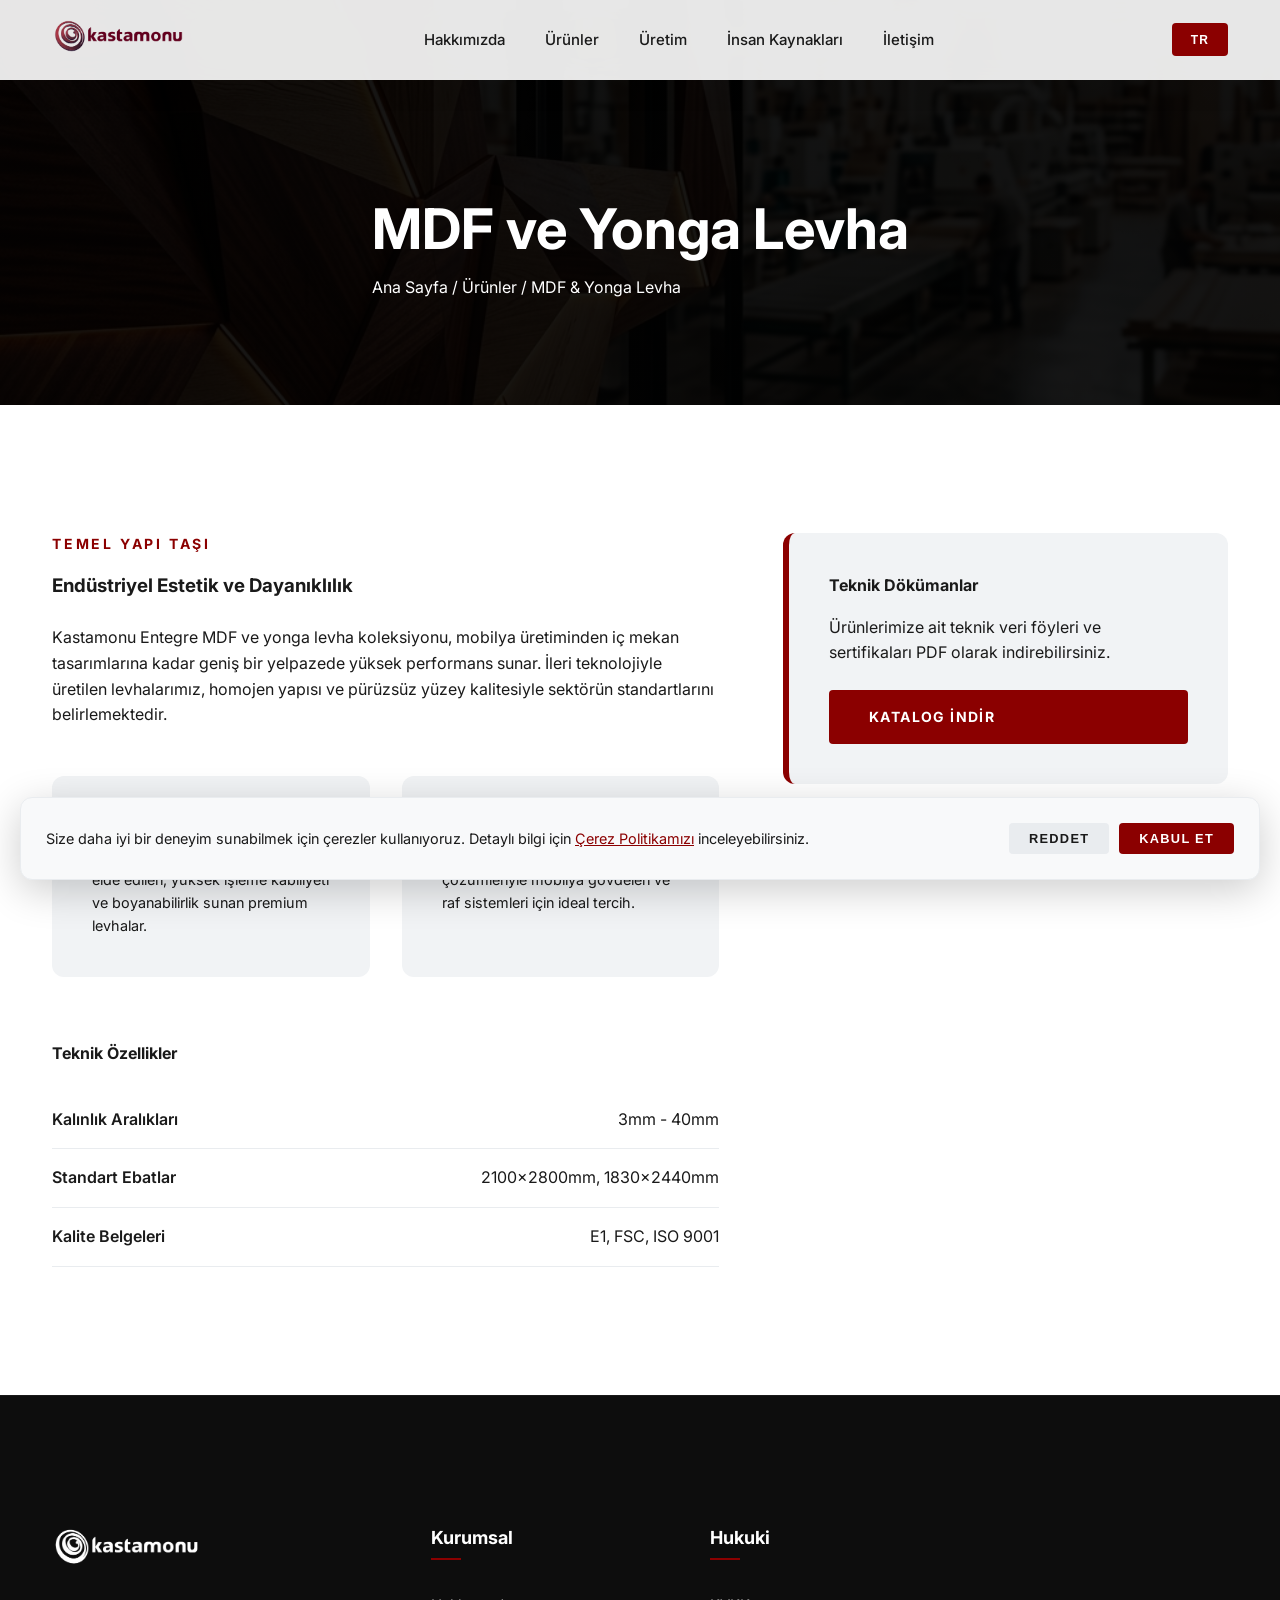
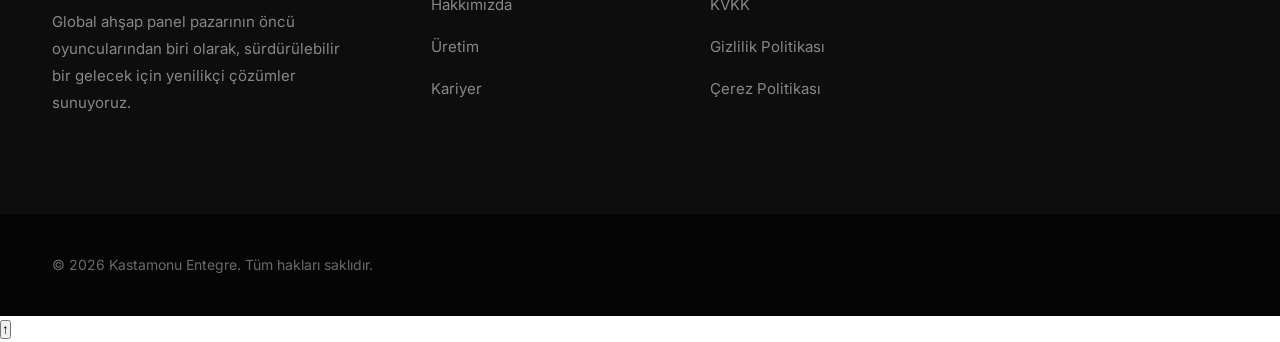
<file: mdf-yonga-levha.html>
<!DOCTYPE html>
<html lang="tr">
<head>
    <meta charset="UTF-8">
    <meta name="viewport" content="width=device-width, initial-scale=1.0">
    <title>MDF ve Yonga Levha | Kastamonu Entegre | Premium Ahşap Çözümleri</title>
    <link rel="icon" type="image/png" href="assets/images/entegre.png">
    <link rel="preconnect" href="https://fonts.googleapis.com">
    <link rel="preconnect" href="https://fonts.gstatic.com" crossorigin>
    <link href="https://fonts.googleapis.com/css2?family=Inter:wght@400;500;600;700&family=Outfit:wght@700&display=swap" rel="stylesheet">
    <link rel="stylesheet" href="css/style.css">
</head>
<body class="internal-page">

    <header id="main-nav-header" class="scrolled">
        <div class="container header-inner">
            <div class="logo">
                <a href="index.html"><img src="assets/images/kastamonu.png" alt="Kastamonu Entegre Logo"></a>
            </div>
            <nav class="nav-menu" id="main-navigation">
                <div class="nav-item"><a href="hakkimizda.html" class="nav-link">Hakkımızda</a></div>
                <div class="nav-item active"><a href="urunler.html" class="nav-link">Ürünler</a></div>
                <div class="nav-item"><a href="uretim.html" class="nav-link">Üretim</a></div>
                <div class="nav-item"><a href="insan-kaynaklari.html" class="nav-link">İnsan Kaynakları</a></div>
                <div class="nav-item"><a href="iletisim.html" class="nav-link">İletişim</a></div>
            </nav>
            <div class="header-actions">
                <button class="btn-lang">TR</button>
                <button class="mobile-toggle" id="mobile-nav-toggle"><span></span><span></span><span></span></button>
            </div>
        </div>
    </header>

    <main>
        <section class="page-header" style="background: linear-gradient(rgba(0,0,0,0.7), rgba(0,0,0,0.7)), url('assets/images/hero.png') no-repeat center center/cover;">
            <div class="container">
                <div class="fade-in visible">
                    <h1>MDF ve Yonga Levha</h1>
                    <div class="breadcrumbs"><a href="index.html">Ana Sayfa</a> / <a href="urunler.html">Ürünler</a> / <span>MDF & Yonga Levha</span></div>
                </div>
            </div>
        </section>

        <section class="section-padding">
            <div class="container">
                <div class="contact-grid">
                    <div class="main-content fade-in">
                        <span class="sub-title">TEMEL YAPI TAŞI</span>
                        <h3>Endüstriyel Estetik ve Dayanıklılık</h3>
                        <p style="margin-top: 1.5rem;">Kastamonu Entegre MDF ve yonga levha koleksiyonu, mobilya üretiminden iç mekan tasarımlarına kadar geniş bir yelpazede yüksek performans sunar. İleri teknolojiyle üretilen levhalarımız, homojen yapısı ve pürüzsüz yüzey kalitesiyle sektörün standartlarını belirlemektedir.</p>
                        
                        <div style="margin-top: 3rem; display: grid; grid-template-columns: 1fr 1fr; gap: 2rem;">
                            <div class="sidebar-box" style="border: none; background: var(--surface-200);">
                                <h5>MDF (Medium Density Fiberboard)</h5>
                                <p style="font-size: 0.9rem; margin-top: 0.5rem;">İnce odun liflerinin preslenmesiyle elde edilen, yüksek işleme kabiliyeti ve boyanabilirlik sunan premium levhalar.</p>
                            </div>
                            <div class="sidebar-box" style="border: none; background: var(--surface-200);">
                                <h5>Yonga Levha</h5>
                                <p style="font-size: 0.9rem; margin-top: 0.5rem;">Dayanıklı yapısı ve ekonomik çözümleriyle mobilya gövdeleri ve raf sistemleri için ideal tercih.</p>
                            </div>
                        </div>

                        <h4 style="margin-top: 4rem;">Teknik Özellikler</h4>
                        <table style="width: 100%; border-collapse: collapse; margin-top: 1.5rem;">
                            <tr style="border-bottom: 1px solid var(--surface-300);">
                                <td style="padding: 1rem 0; font-weight: 600;">Kalınlık Aralıkları</td>
                                <td style="padding: 1rem 0; text-align: right;">3mm - 40mm</td>
                            </tr>
                            <tr style="border-bottom: 1px solid var(--surface-300);">
                                <td style="padding: 1rem 0; font-weight: 600;">Standart Ebatlar</td>
                                <td style="padding: 1rem 0; text-align: right;">2100x2800mm, 1830x2440mm</td>
                            </tr>
                            <tr style="border-bottom: 1px solid var(--surface-300);">
                                <td style="padding: 1rem 0; font-weight: 600;">Kalite Belgeleri</td>
                                <td style="padding: 1rem 0; text-align: right;">E1, FSC, ISO 9001</td>
                            </tr>
                        </table>
                    </div>
                    <aside class="sidebar fade-in">
                        <div class="sidebar-box">
                            <h4>Teknik Dökümanlar</h4>
                            <p style="margin-top: 1rem;">Ürünlerimize ait teknik veri föyleri ve sertifikaları PDF olarak indirebilirsiniz.</p>
                            <a href="#" class="btn" style="width: 100%; margin-top: 1.5rem; text-align: center;">KATALOG İNDİR</a>
                        </div>
                    </aside>
                </div>
            </div>
        </section>
    </main>
    <footer id="main-nav-footer">
        <div class="container">
            <div class="footer-grid">
                <div class="footer-about">
                    <img src="assets/images/kastamonu.png" alt="Kastamonu Entegre" class="footer-logo">
                    <p>Global ahşap panel pazarının öncü oyuncularından biri olarak, sürdürülebilir bir gelecek için yenilikçi çözümler sunuyoruz.</p>
                </div>
                <div class="footer-nav">
                    <h4>Kurumsal</h4>
                    <ul class="footer-links">
                        <li><a href="hakkimizda.html">Hakkımızda</a></li>
                        <li><a href="uretim.html">Üretim</a></li>
                        <li><a href="insan-kaynaklari.html">Kariyer</a></li>
                    </ul>
                </div>
                <div class="footer-nav">
                    <h4>Hukuki</h4>
                    <ul class="footer-links">
                        <li><a href="kvkk.html">KVKK</a></li>
                        <li><a href="gizlilik-politikasi.html">Gizlilik Politikası</a></li>
                        <li><a href="cerez-tercihleri.html">Çerez Politikası</a></li>
                    </ul>
                </div>
            </div>
        </div>
        <div class="footer-bottom">
            <div class="container">
                <div class="footer-bottom-inner">
                    <p>&copy; 2026 Kastamonu Entegre. Tüm hakları saklıdır.</p>
                </div>
            </div>
        </div>
    </footer>

    <button id="scroll-to-top" class="back-to-top">↑</button>
    <script src="js/script.js"></script>
</body>
</html>
</file>
<file: css/style.css>
/* 
    GLOBAL DESIGN SYSTEM 
    Architected by Senior Frontend Architect
*/

:root {
    --primary: #8B0000;
    --primary-dark: #660000;
    --white: #FFFFFF;
    --text-main: #1A1A1A;
    --text-muted: #666666;
    --surface-100: #F8F9FA;
    --surface-200: #F1F3F5;
    --surface-300: #E9ECEF;
    --radius-sm: 4px;
    --radius-md: 12px;
    --radius-lg: 24px;
    --shadow-premium: 0 20px 40px rgba(0,0,0,0.08);
    --transition-smooth: all 0.4s cubic-bezier(0.165, 0.84, 0.44, 1);
    --font-main: 'Inter', sans-serif;
    --font-display: 'Outfit', sans-serif;
}

/* Base Styles */
* {
    margin: 0;
    padding: 0;
    box-sizing: border-box;
}

html {
    scroll-behavior: smooth;
}

body {
    font-family: var(--font-main);
    color: var(--text-main);
    line-height: 1.6;
    overflow-x: hidden;
}

.container {
    max-width: 1240px;
    margin: 0 auto;
    padding: 0 2rem;
}

a { text-decoration: none; color: inherit; transition: var(--transition-smooth); }
ul { list-style: none; }

/* Global Header */
header {
    position: fixed;
    top: 0; left: 0; width: 100%;
    z-index: 1000;
    transition: var(--transition-smooth);
    padding: 1.5rem 0;
}

header.scrolled {
    background: rgba(255, 255, 255, 0.9);
    backdrop-filter: blur(15px);
    padding: 1rem 0;
    box-shadow: 0 10px 30px rgba(0,0,0,0.05);
}

.header-inner {
    display: flex;
    justify-content: space-between;
    align-items: center;
}

.logo img {
    height: 50px;
    transition: var(--transition-smooth);
}

header.scrolled .logo img {
    height: 40px;
}

/* Navigation */
.nav-menu {
    display: flex;
    gap: 2.5rem;
}

.nav-link {
    font-weight: 500;
    font-size: 0.9375rem;
    color: var(--white);
    position: relative;
    padding: 0.5rem 0;
}

header.scrolled .nav-link {
    color: var(--text-main);
}

.nav-link::after {
    content: '';
    position: absolute;
    bottom: 0; left: 0; width: 0; height: 2px;
    background: var(--primary);
    transition: var(--transition-smooth);
}

.nav-link:hover::after,
.nav-item.active .nav-link::after {
    width: 100%;
}

.nav-item.active .nav-link { color: var(--primary); }

/* Mega Menu Refactoring */
.mega-menu {
    position: absolute;
    top: 100%; left: 50%;
    transform: translateX(-50%) translateY(20px);
    width: 1000px;
    background: var(--surface-100);
    border-radius: var(--radius-md);
    padding: 3rem;
    display: grid;
    grid-template-columns: repeat(3, 1fr);
    gap: 3rem;
    opacity: 0;
    visibility: hidden;
    transition: var(--transition-smooth);
    box-shadow: var(--shadow-premium);
    border-top: 5px solid var(--primary);
}

.nav-item:hover .mega-menu {
    opacity: 1;
    visibility: visible;
    transform: translateX(-50%) translateY(0);
}

.mega-menu h4 {
    font-size: 1.125rem;
    margin-bottom: 1.5rem;
    color: var(--primary);
    border-bottom: 1px solid var(--surface-300);
    padding-bottom: 0.5rem;
}

.mega-menu-links a {
    display: block;
    font-size: 0.9375rem;
    color: var(--text-muted);
    padding: 0.5rem 0;
}

.mega-menu-links a:hover {
    color: var(--primary);
    transform: translateX(8px);
}

/* Hero Section */
.hero {
    height: 100vh;
    display: flex;
    align-items: center;
    position: relative;
    overflow: hidden;
}

.hero::after {
    content: '';
    position: absolute;
    inset: 0;
    background: linear-gradient(to right, rgba(0,0,0,0.8), transparent);
}

.hero-content {
    position: relative;
    z-index: 10;
    max-width: 700px;
    color: var(--white);
}

.hero-content h1 {
    font-size: clamp(3rem, 8vw, 5rem);
    margin-bottom: 1.5rem;
    line-height: 1.1;
    color: var(--white);
}

.hero-content p {
    font-size: 1.25rem;
    margin-bottom: 2.5rem;
    opacity: 0.9;
    color: var(--white);
}

/* Buttons */
.btn {
    display: inline-flex;
    align-items: center;
    padding: 1rem 2.5rem;
    background: var(--primary);
    color: var(--white);
    font-weight: 700;
    border-radius: var(--radius-sm);
    text-transform: uppercase;
    font-size: 0.875rem;
    letter-spacing: 0.1em;
    border: none;
    cursor: pointer;
}

.btn:hover {
    background: var(--primary-dark);
    transform: translateY(-4px) scale(1.02);
    box-shadow: 0 15px 30px rgba(139, 0, 0, 0.25);
}

.btn:active {
    transform: translateY(-2px) scale(0.98);
}

/* Premium Cards */
.product-grid {
    display: grid;
    grid-template-columns: repeat(auto-fit, minmax(400px, 1fr));
    gap: 2rem;
}

.product-card {
    position: relative;
    height: 500px;
    border-radius: var(--radius-md);
    overflow: hidden;
    background: var(--surface-300);
    transition: var(--transition-smooth);
    cursor: pointer;
}

.product-card:hover {
    transform: translateY(-10px);
    box-shadow: 0 30px 60px rgba(0,0,0,0.12);
}

.product-card img {
    width: 100%; height: 100%;
    object-fit: cover;
    transition: transform 1.2s cubic-bezier(0.165, 0.84, 0.44, 1);
}

.product-card:hover img { transform: scale(1.08); }

.product-info {
    position: absolute;
    inset: 0;
    background: linear-gradient(transparent, rgba(0,0,0,0.9));
    display: flex;
    flex-direction: column;
    justify-content: flex-end;
    padding: 3rem;
    color: var(--white);
}
.page-header h1 { font-size: 3.5rem; color: var(--white); position: relative; z-index: 10; }

/* Footer Premium Refinement */
footer {
    background: #0D0D0D;
    color: var(--white);
    padding: 8rem 0 0;
    border-top: 1px solid rgba(255, 255, 255, 0.05);
}

.footer-grid {
    display: grid;
    grid-template-columns: 1.5fr 1fr 1fr 1.2fr;
    gap: 5rem;
    margin-bottom: 6rem;
}

@media (max-width: 1024px) {
    .footer-grid {
        grid-template-columns: 1fr 1fr;
        gap: 3rem;
    }
}

@media (max-width: 600px) {
    .footer-grid {
        grid-template-columns: 1fr;
    }
}

.footer-logo {
    height: 45px;
    margin-bottom: 2rem;
    filter: brightness(0) invert(1);
}

.footer-about p {
    font-size: 0.9375rem;
    line-height: 1.8;
    color: rgba(255, 255, 255, 0.5);
    max-width: 320px;
}

.footer-nav h4 {
    color: var(--white);
    font-size: 1.125rem;
    margin-bottom: 2rem;
    position: relative;
    padding-bottom: 0.5rem;
}

.footer-nav h4::after {
    content: '';
    position: absolute;
    bottom: 0; left: 0; width: 30px; height: 2px;
    background: var(--primary);
}

.footer-links li {
    margin-bottom: 1rem;
}

.footer-links a {
    color: rgba(255, 255, 255, 0.5);
    font-size: 0.9375rem;
    transition: var(--transition-smooth);
    display: inline-block;
}

.footer-links a:hover {
    color: var(--primary);
    transform: translateX(5px);
}

.footer-bottom {
    background: #050505;
    padding: 2.5rem 0;
    border-top: 1px solid rgba(255, 255, 255, 0.05);
}

.footer-bottom-inner {
    display: flex;
    justify-content: space-between;
    align-items: center;
    font-size: 0.875rem;
    color: rgba(255, 255, 255, 0.4);
}

.legal-links {
    display: flex;
    gap: 2rem;
}

.legal-links a:hover {
    color: var(--white);
}

/* Utility */
.section-padding { padding: 8rem 0; }
.fade-in {
    opacity: 0;
    transform: translateY(40px);
    transition: opacity 0.8s cubic-bezier(0.165, 0.84, 0.44, 1), 
                transform 0.8s cubic-bezier(0.165, 0.84, 0.44, 1);
    will-change: opacity, transform;
}
.fade-in.visible {
    opacity: 1;
    transform: translateY(0);
}

/* Internal Pages */
.page-header {
    height: 45vh;
    background: linear-gradient(rgba(20, 20, 20, 0.8), rgba(20, 20, 20, 0.8)), url('../assets/images/hero.png') no-repeat center center/cover;
    display: flex;
    align-items: center;
    position: relative;
    padding-top: 80px;
    color: var(--white);
}

.page-header::before {
    content: '';
    position: absolute;
    inset: 0;
    background: linear-gradient(rgba(0,0,0,0.7), rgba(0,0,0,0.7));
}

/* Contact Specific */
.contact-grid {
    display: grid;
    grid-template-columns: 1.5fr 1fr;
    gap: 4rem;
}

.sidebar-box {
    background: var(--surface-200);
    padding: 2.5rem;
    border-radius: var(--radius-md);
    border-left: 6px solid var(--primary);
}

.contact-form .form-group { margin-bottom: 1.5rem; }
.contact-form input, .contact-form textarea {
    width: 100%;
    padding: 1rem;
    border: 1px solid var(--surface-300);
    border-radius: var(--radius-sm);
    font-family: inherit;
}

/* Mobile Optimizations & Hamburger */
.mobile-toggle {
    display: none;
    flex-direction: column;
    justify-content: space-between;
    width: 30px;
    height: 21px;
    background: transparent;
    border: none;
    cursor: pointer;
    z-index: 2000;
}

.mobile-toggle span {
    width: 100%;
    height: 3px;
    background: var(--white);
    border-radius: 10px;
    transition: all 0.3s cubic-bezier(0.645, 0.045, 0.355, 1);
}

header.scrolled .mobile-toggle span {
    background: var(--text-main);
}

.mobile-toggle.active span:nth-child(1) {
    transform: translateY(9px) rotate(45deg);
}

.mobile-toggle.active span:nth-child(2) {
    opacity: 0;
}

.mobile-toggle.active span:nth-child(3) {
    transform: translateY(-9px) rotate(-45deg);
}

@media (max-width: 1024px) {
    .header-inner { padding: 1.5rem 0; }
    
    .nav-menu {
        position: fixed;
        top: 0;
        right: -100%;
        width: 100%;
        height: 100vh;
        background: var(--surface-100);
        display: flex;
        flex-direction: column;
        justify-content: center;
        align-items: center;
        transition: right 0.5s cubic-bezier(0.77, 0.2, 0.05, 1.0);
        z-index: 1500;
        padding: 4rem 2rem;
    }

    .nav-menu.active {
        right: 0;
    }

    .nav-item {
        margin: 1.5rem 0;
        width: 100%;
        text-align: center;
    }

    .nav-link {
        font-size: 1.75rem;
        font-weight: 700;
        color: var(--text-main) !important;
    }

    .mega-menu {
        display: none !important; /* Simple mobile nav for now */
    }

    .mobile-toggle {
        display: flex;
    }

    .header-actions .btn-lang {
        display: none; /* Hide language on mobile header, can move to menu */
    }

    /* Section adjustments */
    .section-padding { padding: 5rem 0; }
    .hero-content h1 { font-size: 3rem; }
    .product-grid { grid-template-columns: 1fr; }
    .contact-grid { grid-template-columns: 1fr; gap: 3rem; }
}

.btn-lang:hover {
    background: rgba(255,255,255,0.1);
    border-color: var(--white);
}

header.scrolled .btn-lang:hover {
    background: var(--surface-200);
}

/* UI Refinements */
.btn-lang {
    background: var(--primary);
    color: var(--white);
    border: none;
    padding: 0.6rem 1.2rem;
    font-size: 0.75rem;
    font-weight: 700;
    border-radius: var(--radius-sm);
    cursor: pointer;
    transition: var(--transition-smooth);
    letter-spacing: 1px;
}

header.scrolled .btn-lang {
    background: var(--primary);
}

.btn-lang:hover {
    background: var(--primary-dark);
    transform: translateY(-2px);
}

.sub-title {
    display: block;
    color: var(--primary);
    font-size: 0.875rem;
    font-weight: 700;
    letter-spacing: 0.2em;
    text-transform: uppercase;
    margin-bottom: 1rem;
}

.section-header h2 {
    font-size: 2.5rem;
    margin-bottom: 1.5rem;
}

/* Stats Premium Enhancement */
.stats-premium {
    background: #0A0A0A;
    padding: 8rem 0;
    color: var(--white);
}

.stats-grid {
    display: grid;
    grid-template-columns: repeat(auto-fit, minmax(200px, 1fr));
    gap: 4rem;
    text-align: center;
}

.stat-number {
    display: block;
    font-size: 4rem;
    font-family: var(--font-display);
    font-weight: 800;
    color: var(--primary);
    line-height: 1;
    margin-bottom: 1rem;
}

.stat-label {
    font-size: 0.875rem;
    text-transform: uppercase;
    letter-spacing: 0.2em;
    color: rgba(255,255,255,0.5);
}

/* Cookie Popup */
.cookie-popup {
    position: fixed;
    bottom: 20px;
    left: 20px;
    right: 20px;
    background: var(--surface-100);
    padding: 25px;
    border-radius: var(--radius-md);
    box-shadow: 0 10px 40px rgba(0,0,0,0.2);
    z-index: 9999;
    display: none;
    align-items: center;
    justify-content: space-between;
    gap: 20px;
    border: 1px solid var(--surface-300);
}

.cookie-popup.show {
    display: flex;
}

.cookie-content p {
    font-size: 0.9rem;
    color: var(--text-main);
    line-height: 1.5;
}

.cookie-content a {
    color: var(--primary);
    text-decoration: underline;
}

.cookie-actions {
    display: flex;
    gap: 10px;
}

.btn-sm {
    padding: 8px 20px;
    font-size: 0.8rem;
}

.btn-secondary {
    background: var(--surface-300);
    color: var(--text-main);
}

@media (max-width: 768px) {
    .cookie-popup {
        flex-direction: column;
        text-align: center;
        bottom: 10px;
        left: 10px;
        right: 10px;
    }
}

/* Form KVKK Checkbox */
.checkbox-group {
    display: flex;
    align-items: flex-start;
    gap: 10px;
    margin-top: 10px;
}

.checkbox-group input {
    width: 20px !important;
    height: 20px !important;
    cursor: pointer;
}

.checkbox-group label {
    font-size: 0.85rem;
    color: var(--text-muted);
    cursor: pointer;
}

.checkbox-group label a {
    color: var(--primary);
    text-decoration: underline;
}
</file>
